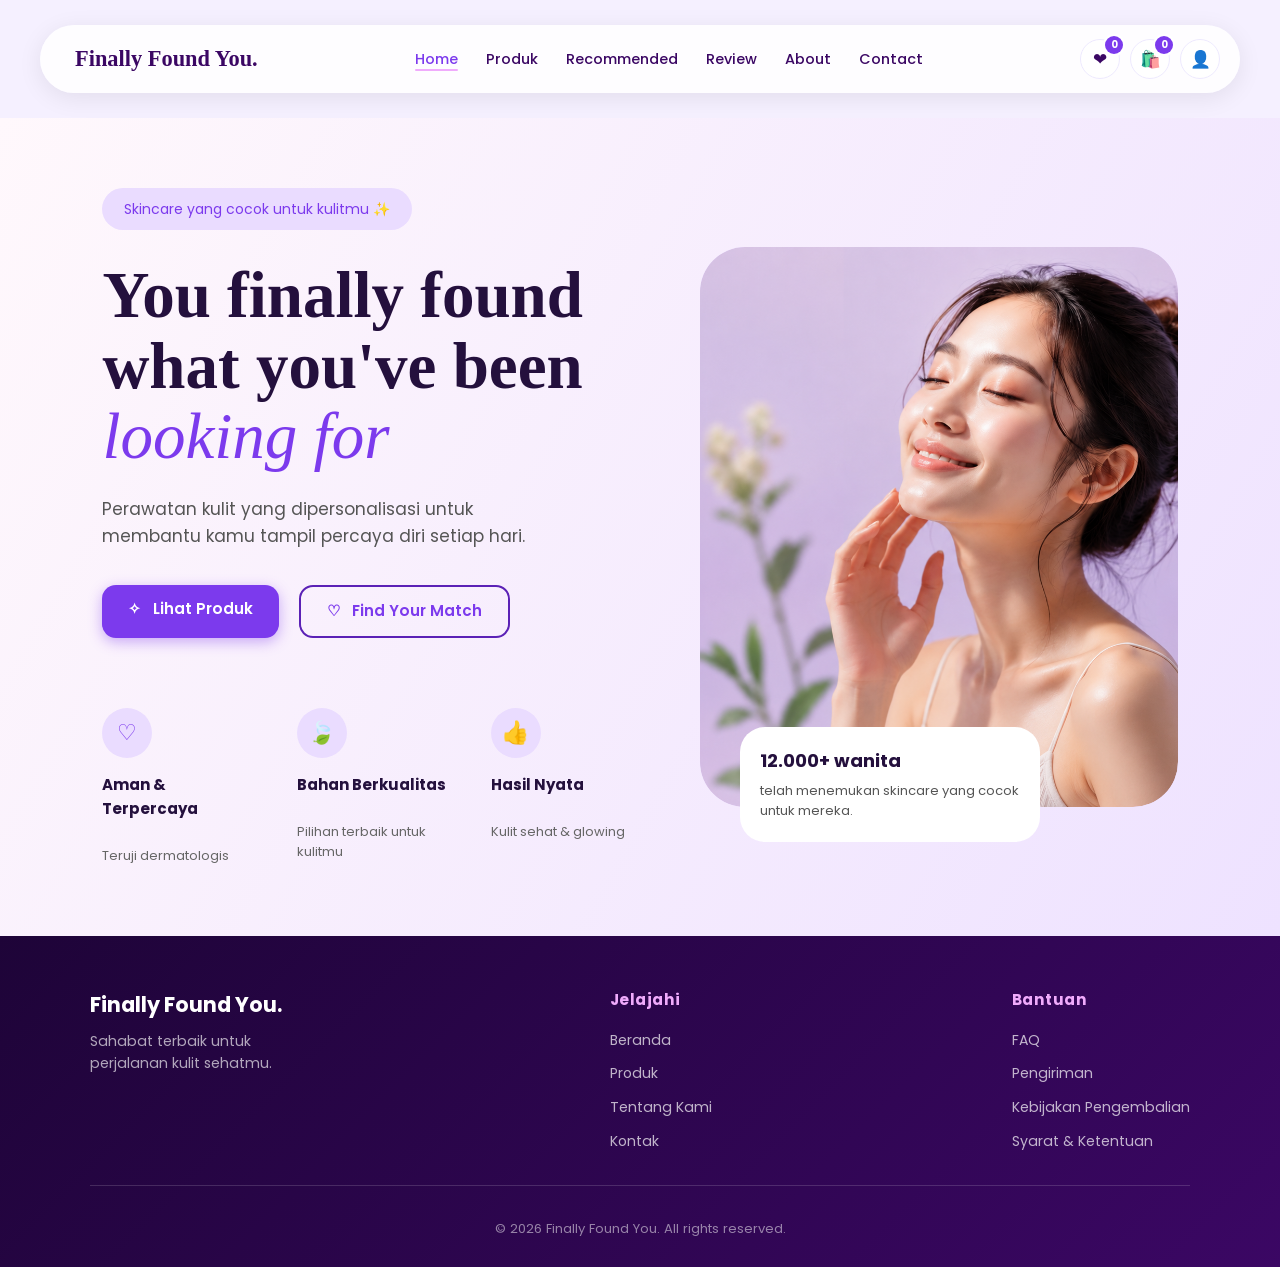
<file: index.html>
<!DOCTYPE html>
<html lang="id">

<head>
  <meta charset="UTF-8">
  <meta name="viewport" content="width=device-width, initial-scale=1.0">
  <title>Finally Found You</title>
  <link href="https://fonts.googleapis.com/css2?family=Poppins:wght@300;400;600;700&display=swap" rel="stylesheet">
  <link rel="stylesheet" href="css/style.css">
  <style>
    /* ─── SCROLL REVEAL ANIMATION ───────────────────────────── */
    .reveal {
      opacity: 0;
      transform: translateY(24px);
      transition: opacity 0.7s ease, transform 0.7s ease;
    }

    .reveal.visible {
      opacity: 1;
      transform: translateY(0);
    }
  </style>
</head>

<body>

  <header class="header">
    <div class="logo">Finally Found You.</div>
    <input type="checkbox" id="menu-toggle">
    <label for="menu-toggle" class="menu-icon">☰</label>
    <nav class="nav">
      <ul class="nav-menu">
        <li><a href="index.html" class="active">Home</a></li>
        <li><a href="catalog.html">Produk</a></li>
        <li><a href="req.html">Recommended</a></li>
        <li><a href="review.html">Review</a></li>
        <li><a href="about.html">About</a></li>
        <li><a href="contact.html">Contact</a></li>
        
      </ul>
    </nav>
    <div class="header-actions">
    <a class="icon-btn" href="wishlist.html" id="wishlistBtn" aria-label="Wishlist saya">❤<span class="icon-badge" id="wishlistBadge">0</span></a>
    <a class="icon-btn" href="keranjang.html" id="cartBtn" aria-label="Keranjang belanja">🛍️<span class="icon-badge" id="cartBadge">0</span></a>
    <button class="icon-btn" id="accountBtn" aria-label="Akun saya">👤</button>
  </div>
</header>

  <section class="hero fade-up">

    <div class="hero-left">
      <div class="badge">
        Skincare yang cocok untuk kulitmu ✨
      </div>


      <h1>
        You finally found<br>
        what you've been<br>
        <span>looking for</span>
      </h1>


      <p>
        Perawatan kulit yang dipersonalisasi untuk
        membantu kamu tampil percaya diri setiap hari.
      </p>


      <div class="hero-buttons">

        <a href="catalog.html" class="btn">
          ✧ &nbsp; Lihat Produk
        </a>


        <a href="req.html" class="btn-outline">
          ♡ &nbsp; Find Your Match
        </a>

      </div>



      <div class="features">
        <div class="feature reveal">
          <div class="icon">
            ♡
          </div>
          <h3>
            Aman & Terpercaya
          </h3>
          <p>
            Teruji dermatologis
          </p>

        </div>
        <div class="feature reveal">
          <div class="icon">
            🍃
          </div>
          <h3>
            Bahan Berkualitas
          </h3>
          <p>
            Pilihan terbaik untuk kulitmu
          </p>
        </div>
        
        <div class="feature reveal">
          <div class="icon">
            👍
          </div>
          <h3>
            Hasil Nyata
          </h3>
          <p>
            Kulit sehat & glowing
          </p>
        </div>
      </div>


    </div>

    <div class="hero-right reveal">
        <div class="image-placeholder">
            <img src="img/woman.png" alt="Woman">
        </div>
        
      <div class="customer-card">
        <div>
          <b>
            12.000+ wanita
          </b>

          <p>
            telah menemukan skincare
            yang cocok untuk mereka.
          </p>
        </div>
      </div>
    </div>
  </section>

  <footer class="footer reveal">
    <div class="footer-top">
      <div class="footer-brand">
        <h2>Finally Found You.</h2>
        <p>Sahabat terbaik untuk perjalanan kulit sehatmu.</p>
      </div>
      <div class="footer-col">
        <h3>Jelajahi</h3>
        <ul>
          <li><a href="index.html">Beranda</a></li>
          <li><a href="catalog.html">Produk</a></li>
          <li><a href="about.html">Tentang Kami</a></li>
          <li><a href="contact.html">Kontak</a></li>
        </ul>
      </div>
      <div class="footer-col">
        <h3>Bantuan</h3>
        <ul>
          <li><a href="#">FAQ</a></li>
          <li><a href="#">Pengiriman</a></li>
          <li><a href="#">Kebijakan Pengembalian</a></li>
          <li><a href="#">Syarat & Ketentuan</a></li>
        </ul>
      </div>
    </div>
    <hr>
    <div class="footer-bottom">© 2026 Finally Found You. All rights reserved.</div>
  </footer>

  <script src="js/cart.js"></script>
<script src="js/ui.js"></script>

  <script>
    // ─── SCROLL REVEAL ANIMATION ─────────────────────────────
    const revealObserver = new IntersectionObserver((entries) => {
      entries.forEach((entry) => {
        if (entry.isIntersecting) {
          entry.target.classList.add('visible');
          revealObserver.unobserve(entry.target); 
        }
      });
    }, {
      threshold: 0.15 
    });

    document.querySelectorAll('.reveal').forEach((el) => {
      revealObserver.observe(el);
    });
  </script>
</body>

</html>
</file>
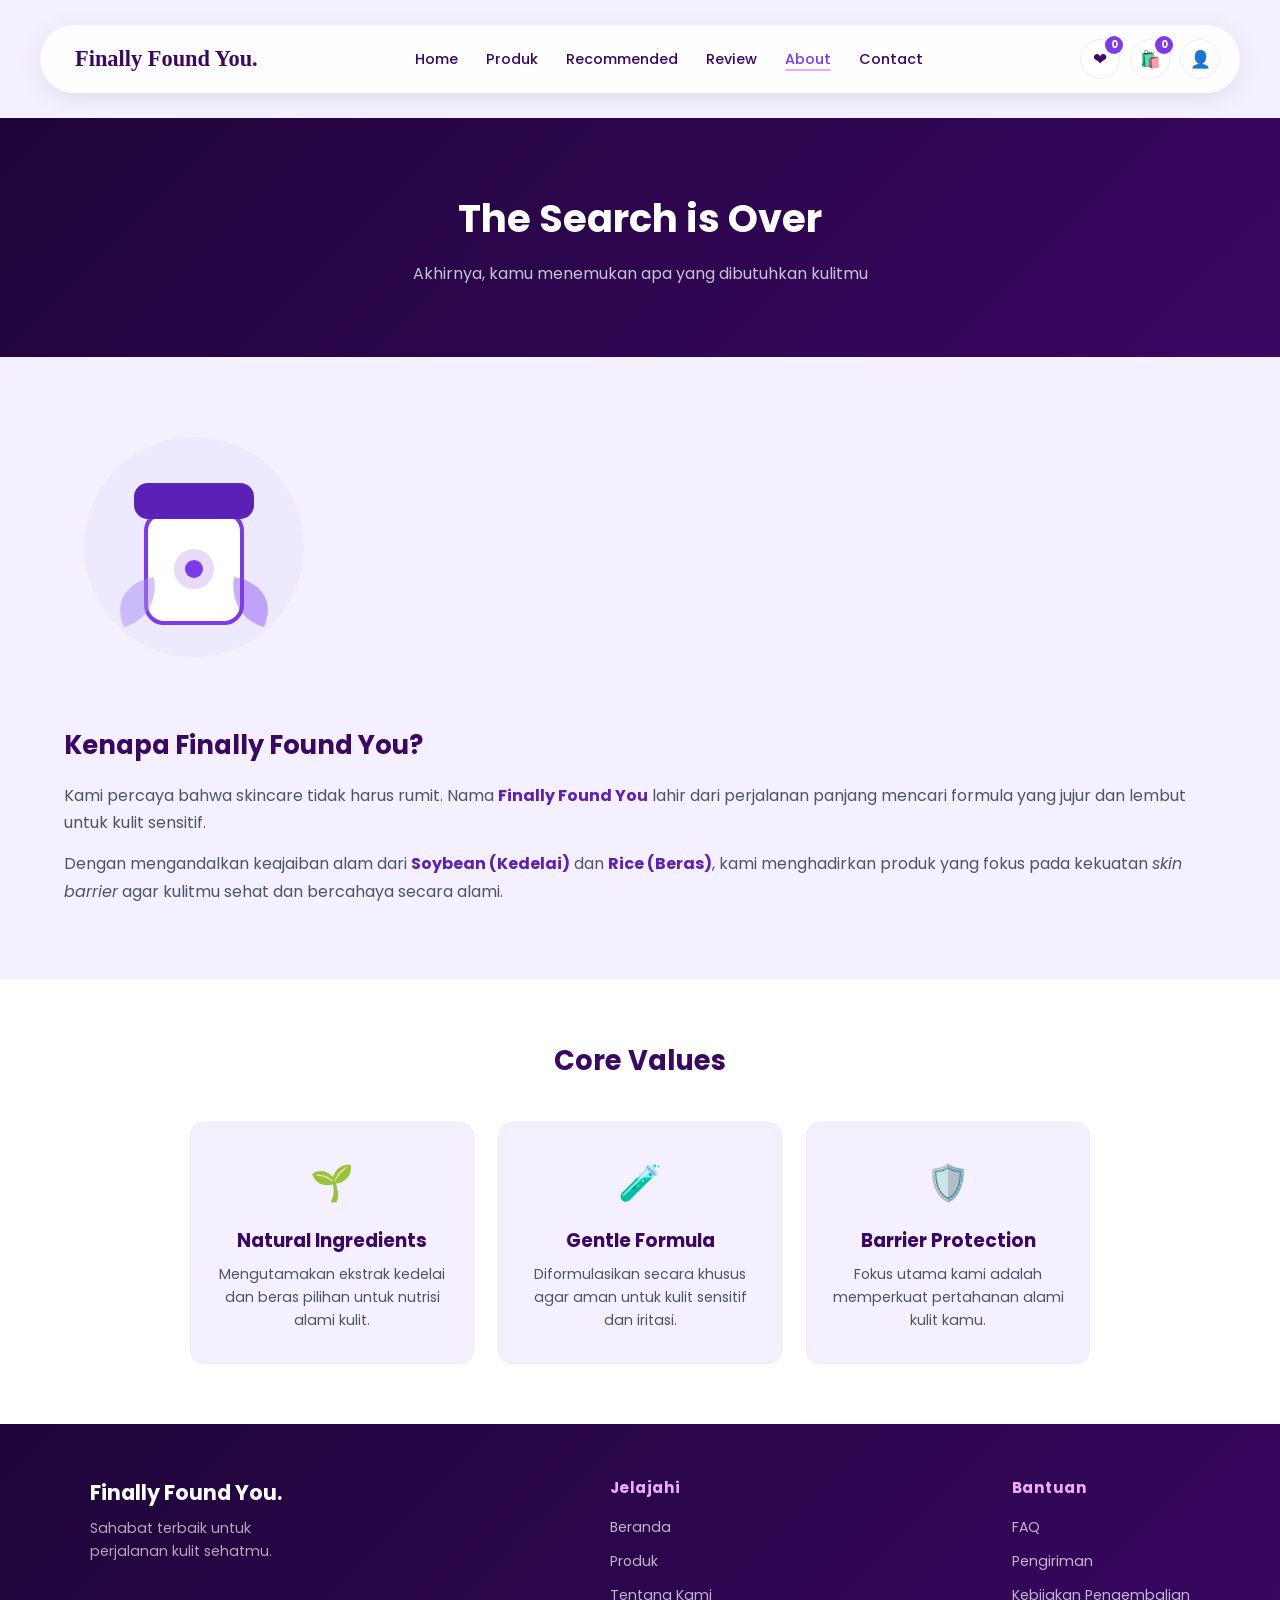
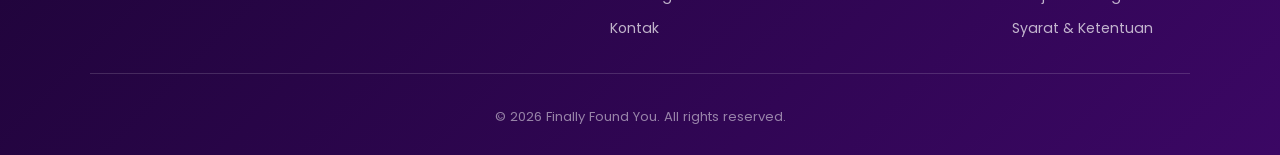
<file: about.html>
<!DOCTYPE html>
<html lang="id">

<head>
  <meta charset="UTF-8">
  <meta name="viewport" content="width=device-width, initial-scale=1.0">
  <title>About — Finally Found You</title>
  <link href="https://fonts.googleapis.com/css2?family=Poppins:wght@300;400;600;700&display=swap" rel="stylesheet">
  <link rel="stylesheet" href="css/style.css">
</head>

<body>
  <header class="header">
    <div class="logo">Finally Found You.</div>
    <input type="checkbox" id="menu-toggle">
    <label for="menu-toggle" class="menu-icon">☰</label>
    <nav class="nav">
      <ul class="nav-menu">
        <li><a href="index.html">Home</a></li>
        <li><a href="catalog.html">Produk</a></li>
        <li><a href="req.html">Recommended</a></li>
        <li><a href="review.html">Review</a></li>
        <li><a href="about.html" class="active">About</a></li>
        <li><a href="contact.html">Contact</a></li>
      </ul>
    </nav>
    <div class="header-actions">
    <a class="icon-btn" href="wishlist.html" id="wishlistBtn" aria-label="Wishlist saya">❤<span class="icon-badge" id="wishlistBadge">0</span></a>
    <a class="icon-btn" href="keranjang.html" id="cartBtn" aria-label="Keranjang belanja">🛍️<span class="icon-badge" id="cartBadge">0</span></a>
    <button class="icon-btn" id="accountBtn" aria-label="Akun saya">👤</button>
  </div>
</header>

  <div class="about-hero">
    <h1>The Search is Over</h1>
    <p class="section-desc">Akhirnya, kamu menemukan apa yang dibutuhkan kulitmu</p>
  </div>
  <div class="container about-flex">
    <div class="about-placeholder">
      <svg viewBox="0 0 260 260" xmlns="http://www.w3.org/2000/svg" aria-hidden="true">
        <circle cx="130" cy="130" r="110" fill="#ede9fe"/>
        <rect x="82" y="96" width="96" height="110" rx="18" fill="#fff" stroke="#7c3aed" stroke-width="4"/>
        <rect x="70" y="66" width="120" height="36" rx="14" fill="#5b21b6"/>
        <circle cx="130" cy="152" r="20" fill="#7c3aed" opacity=".18"/>
        <circle cx="130" cy="152" r="9" fill="#7c3aed"/>
        <path d="M60 210c22-6 34-26 30-50-24 4-42 22-30 50z" fill="#a78bfa" opacity=".5"/>
        <path d="M200 210c-22-6-34-26-30-50 24 4 42 22 30 50z" fill="#7c3aed" opacity=".4"/>
      </svg>
    </div>
    <div class="about-text">
      <h2>Kenapa Finally Found You?</h2>
      <p>Kami percaya bahwa skincare tidak harus rumit. Nama <strong>Finally Found You</strong> lahir dari perjalanan
        panjang mencari formula yang jujur dan lembut untuk kulit sensitif.</p>
      <p>Dengan mengandalkan keajaiban alam dari <strong>Soybean (Kedelai)</strong> dan <strong>Rice (Beras)</strong>,
        kami menghadirkan produk yang fokus pada kekuatan <em>skin barrier</em> agar kulitmu sehat dan bercahaya secara
        alami.</p>
    </div>
  </div>

  <section style="background:#fff;padding:60px 24px">
    <div style="max-width:1100px;margin:auto">
      <h2 style="text-align:center;margin-bottom:40px;font-size:1.7rem;color:#3b0764;font-weight:700">Core Values</h2>
      <div class="values-grid">
        <div class="value-card">
          <div class="value-icon">🌱</div>
          <h3>Natural Ingredients</h3>
          <p>Mengutamakan ekstrak kedelai dan beras pilihan untuk nutrisi alami kulit.</p>
        </div>

        <div class="value-card">
          <div class="value-icon">🧪</div>
          <h3>Gentle Formula</h3>
          <p>Diformulasikan secara khusus agar aman untuk kulit sensitif dan iritasi.</p>
        </div>

        <div class="value-card">
          <div class="value-icon">🛡️</div>
          <h3>Barrier Protection</h3>
          <p>Fokus utama kami adalah memperkuat pertahanan alami kulit kamu.</p>
        </div>
      </div>
    </div>
  </section>
  
  <footer class="footer">
    <div class="footer-top">
      <div class="footer-brand">
        <h2>Finally Found You.</h2>
        <p>Sahabat terbaik untuk perjalanan kulit sehatmu.</p>
      </div>

      <div class="footer-col">
        <h3>Jelajahi</h3>
        <ul>
          <li><a href="index.html">Beranda</a></li>
          <li><a href="catalog.html">Produk</a></li>
          <li><a href="about.html">Tentang Kami</a></li>
          <li><a href="contact.html">Kontak</a></li>
        </ul>
      </div>

      <div class="footer-col">
        <h3>Bantuan</h3>
        <ul>
          <li><a href="#">FAQ</a></li>
          <li><a href="#">Pengiriman</a></li>
          <li><a href="#">Kebijakan Pengembalian</a></li>
          <li><a href="#">Syarat & Ketentuan</a></li>
        </ul>
      </div>
    </div>
    
    <hr>
    <div class="footer-bottom">© 2026 Finally Found You. All rights reserved.</div>
  </footer>
<script src="js/cart.js"></script>
<script src="js/ui.js"></script>
</body>

</html>
</file>
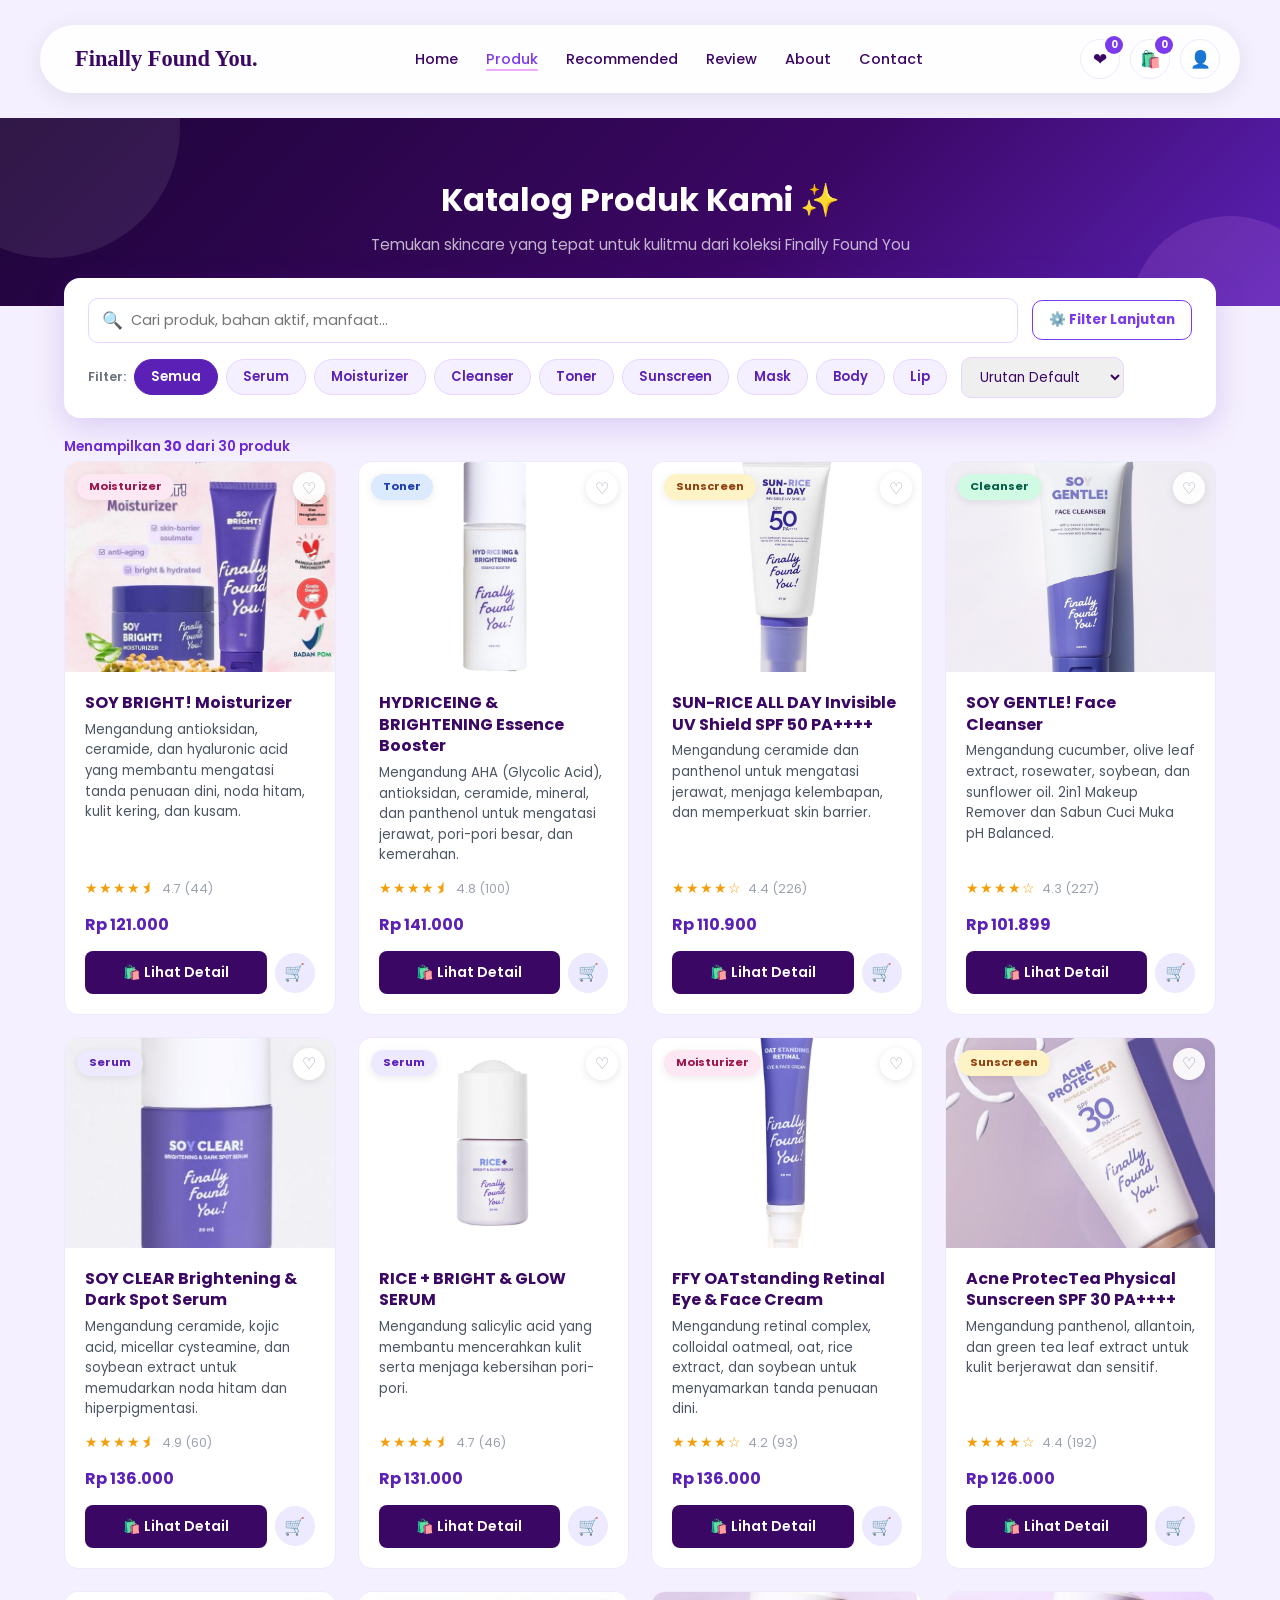
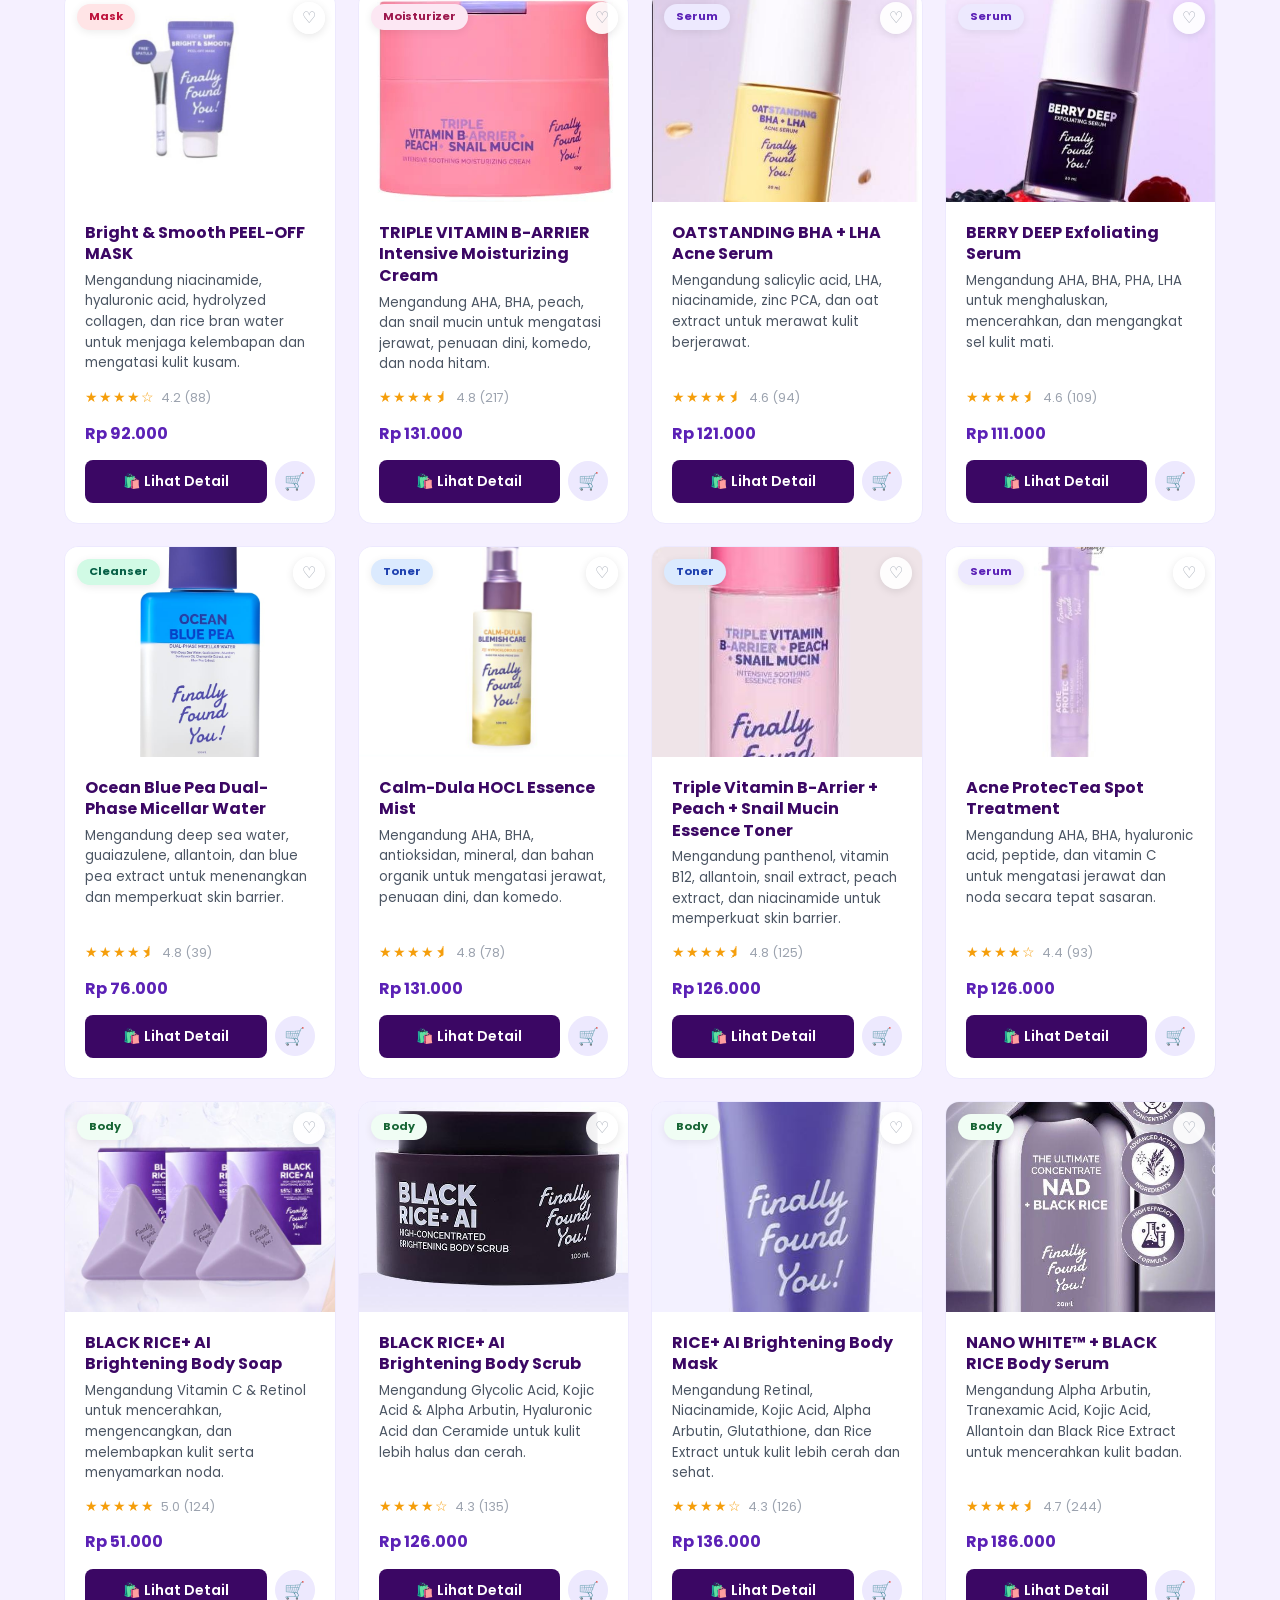
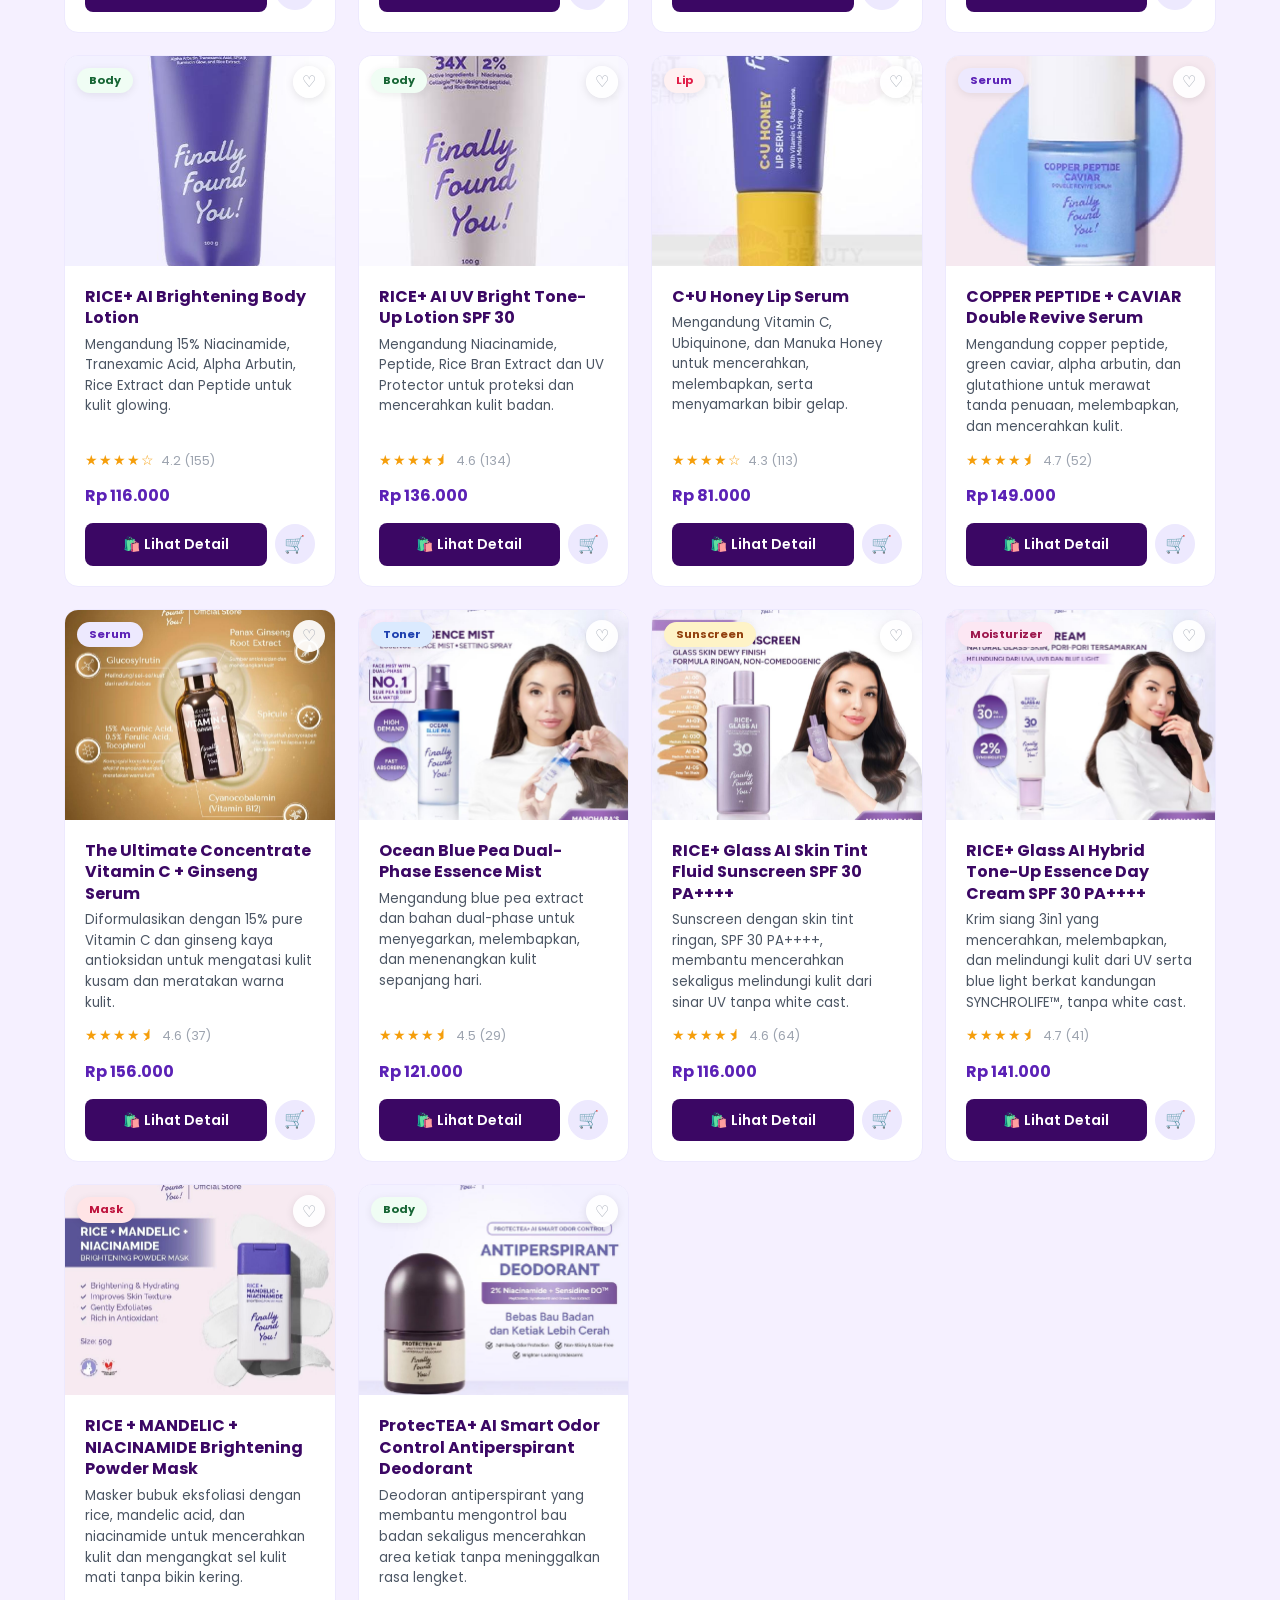
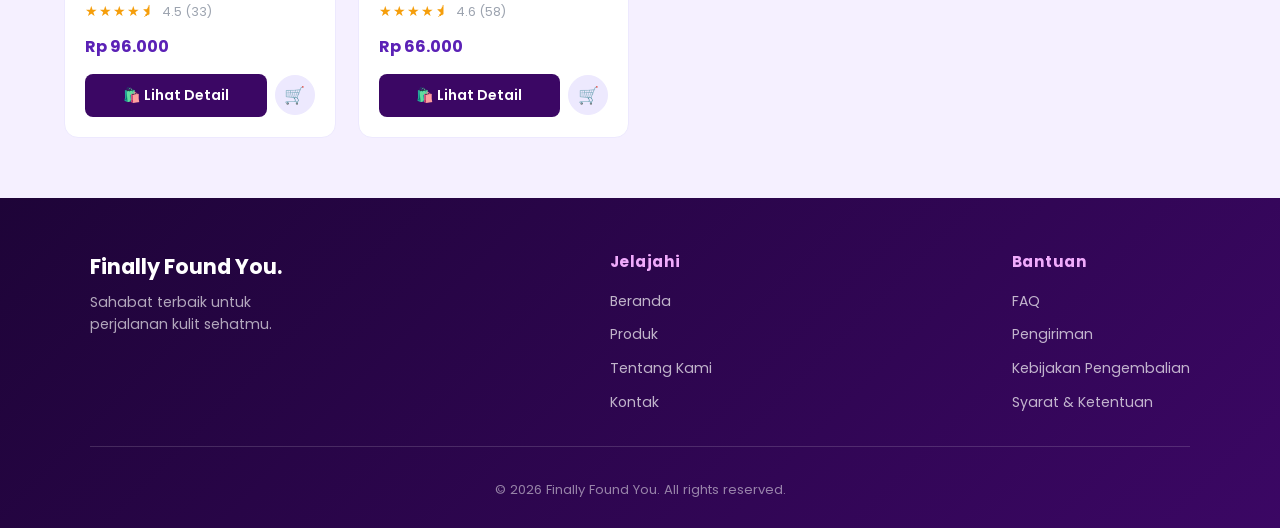
<file: catalog.html>
<!DOCTYPE html>
<html lang="id">
<head>
  <meta charset="UTF-8">
  <meta name="viewport" content="width=device-width, initial-scale=1.0">
  <title>Katalog Produk — Finally Found You</title>
  <link href="https://fonts.googleapis.com/css2?family=Poppins:wght@300;400;600;700&display=swap" rel="stylesheet">
  <link rel="stylesheet" href="css/style.css">
  <style>
    /* ── Catalog-specific styles ── */
    .catalog-hero {
      background: linear-gradient(135deg, #1e0438 0%, #3b0764 60%, #5b21b6 100%);
      padding: 56px 32px 48px;
      text-align: center;
      color: #fff;
      position: relative;
      overflow: hidden;
    }
    .catalog-hero h1 { font-size: 2rem; font-weight: 700; margin-bottom: 8px; position: relative; z-index: 1; }
    .catalog-hero p  { color: rgba(255,255,255,.7); font-size: .95rem; position: relative; z-index: 1; }
    .catalog-hero::before,
    .catalog-hero::after {
      content: '';
      position: absolute;
      border-radius: 50%;
      background: rgba(255,255,255,.08);
    }
    .catalog-hero::before { width: 260px; height: 260px; top: -120px; left: -80px; }
    .catalog-hero::after  { width: 200px; height: 200px; bottom: -110px; right: -50px; background: rgba(240,171,252,.12); }

    /* search + filter bar */
    .toolbar {
      max-width: 1200px;
      margin: -28px auto 0;
      padding: 0 24px;
      position: relative;
      z-index: 10;
    }
    .toolbar-inner {
      background: #fff;
      border-radius: 16px;
      box-shadow: 0 8px 32px rgba(91,33,182,.18);
      padding: 20px 24px;
      display: flex;
      flex-wrap: wrap;
      gap: 14px;
      align-items: center;
    }
    .search-wrap {
      flex: 1 1 260px;
      position: relative;
    }
    .search-wrap input {
      width: 100%;
      padding: 11px 16px 11px 42px;
      border: 1.5px solid #e9d5ff;
      border-radius: 10px;
      font-family: 'Poppins', sans-serif;
      font-size: .9rem;
      color: #3b0764;
      outline: none;
      transition: border-color .2s;
    }
    .search-wrap input:focus { border-color: #7c3aed; }
    .search-wrap .icon {
      position: absolute;
      left: 14px; top: 50%;
      transform: translateY(-50%);
      color: #a78bfa; font-size: 1.05rem;
    }
    .filter-row {
      display: flex;
      flex-wrap: wrap;
      gap: 8px;
      align-items: center;
    }
    .filter-btn {
      padding: 7px 16px;
      border-radius: 20px;
      border: 1.5px solid #e9d5ff;
      background: #f5f0ff;
      color: #5b21b6;
      font-family: 'Poppins', sans-serif;
      font-size: .82rem;
      font-weight: 600;
      cursor: pointer;
      transition: all .2s;
    }
    .filter-btn:hover, .filter-btn.active {
      background: #5b21b6;
      border-color: #5b21b6;
      color: #fff;
    }
    .sort-select {
      padding: 9px 14px;
      border: 1.5px solid #e9d5ff;
      border-radius: 10px;
      font-family: 'Poppins', sans-serif;
      font-size: .85rem;
      color: #3b0764;
      outline: none;
      cursor: pointer;
    }
    .btn-adv {
      display: flex;
      align-items: center;
      gap: 6px;
      padding: 9px 16px;
      border-radius: 10px;
      border: 1.5px solid #7c3aed;
      background: #fff;
      color: #7c3aed;
      font-family: 'Poppins', sans-serif;
      font-size: .85rem;
      font-weight: 700;
      cursor: pointer;
      transition: all .2s;
      white-space: nowrap;
    }
    .btn-adv:hover, .btn-adv.open { background: #7c3aed; color: #fff; }

    /* advanced filter panel */
    .adv-panel {
      max-width: 1200px;
      margin: 10px auto 0;
      padding: 0 24px;
    }
    .adv-panel-inner {
      display: none;
      background: #fff;
      border-radius: 14px;
      box-shadow: 0 6px 24px rgba(91,33,182,.12);
      padding: 18px 24px;
      gap: 24px;
      flex-wrap: wrap;
      align-items: flex-end;
    }
    .adv-panel-inner.open { display: flex; }
    .adv-field { display: flex; flex-direction: column; gap: 6px; }
    .adv-field label { font-size: .78rem; font-weight: 700; color: #5b21b6; }
    .adv-range { display: flex; align-items: center; gap: 8px; }
    .adv-range input[type="number"] {
      width: 110px;
      padding: 8px 10px;
      border: 1.5px solid #e9d5ff;
      border-radius: 8px;
      font-family: 'Poppins', sans-serif;
      font-size: .82rem;
      color: #3b0764;
      outline: none;
    }
    .adv-range input:focus { border-color: #7c3aed; }
    .adv-check {
      display: flex;
      align-items: center;
      gap: 8px;
      font-size: .84rem;
      color: #4b5563;
      cursor: pointer;
    }
    .btn-reset-adv {
      background: none;
      border: none;
      color: #9ca3af;
      font-size: .82rem;
      font-weight: 600;
      cursor: pointer;
      text-decoration: underline;
    }
    .btn-reset-adv:hover { color: #dc2626; }

    .result-bar {
      max-width: 1200px;
      margin: 18px auto 4px;
      padding: 0 24px;
      display: flex;
      align-items: center;
      justify-content: space-between;
      gap: 12px;
    }
    .result-info {
      font-size: .85rem;
      color: #6d28d9;
      font-weight: 600;
    }
    .no-result {
      text-align: center;
      padding: 60px 20px;
      color: #9ca3af;
    }
    .no-result span { font-size: 2.5rem; display: block; margin-bottom: 12px; }
    .no-result p { font-size: .95rem; }

    /* product grid tweaks */
    #product-grid {
      max-width: 1200px;
      margin: 0 auto;
      padding: 0 24px 60px;
      display: grid;
      grid-template-columns: repeat(auto-fill, minmax(270px, 1fr));
      gap: 22px;
    }
  </style>
</head>
<body>

<!-- HEADER -->
<header class="header">
  <div class="logo">Finally Found You.</div>
  <input type="checkbox" id="menu-toggle">
  <label for="menu-toggle" class="menu-icon">☰</label>
  <nav class="nav">
    <ul class="nav-menu">
        <li><a href="index.html">Home</a></li>
        <li><a href="catalog.html" class="active">Produk</a></li>
        <li><a href="req.html">Recommended</a></li>
        <li><a href="review.html">Review</a></li>
        <li><a href="about.html">About</a></li>
        <li><a href="contact.html">Contact</a></li>
      </ul>
  </nav>
  <div class="header-actions">
    <a class="icon-btn" href="wishlist.html" id="wishlistBtn" aria-label="Wishlist saya">❤<span class="icon-badge" id="wishlistBadge">0</span></a>
    <a class="icon-btn" href="keranjang.html" id="cartBtn" aria-label="Keranjang belanja">🛍️<span class="icon-badge" id="cartBadge">0</span></a>
    <button class="icon-btn" id="accountBtn" aria-label="Akun saya">👤</button>
  </div>
</header>

<!-- HERO -->
<div class="catalog-hero">
  <h1>Katalog Produk Kami ✨</h1>
  <p>Temukan skincare yang tepat untuk kulitmu dari koleksi Finally Found You</p>
</div>

<!-- TOOLBAR -->
<div class="toolbar">
  <div class="toolbar-inner">
    <div class="search-wrap">
      <span class="icon">🔍</span>
      <input type="text" id="searchInput" placeholder="Cari produk, bahan aktif, manfaat…" autocomplete="off">
    </div>
    <button class="btn-adv" id="advToggle" aria-expanded="false">⚙️ Filter Lanjutan</button>
    <div class="filter-row">
      <span style="font-size:.8rem;color:#6b7280;font-weight:600">Filter:</span>
      <button class="filter-btn active" data-cat="all">Semua</button>
      <button class="filter-btn" data-cat="serum">Serum</button>
      <button class="filter-btn" data-cat="moisturizer">Moisturizer</button>
      <button class="filter-btn" data-cat="cleanser">Cleanser</button>
      <button class="filter-btn" data-cat="toner">Toner</button>
      <button class="filter-btn" data-cat="sunscreen">Sunscreen</button>
      <button class="filter-btn" data-cat="mask">Mask</button>
      <button class="filter-btn" data-cat="body">Body</button>
      <button class="filter-btn" data-cat="lip">Lip</button>
    </div>
    <select class="sort-select" id="sortSelect">
      <option value="default">Urutan Default</option>
      <option value="price-asc">Harga: Terendah</option>
      <option value="price-desc">Harga: Tertinggi</option>
      <option value="name-asc">Nama A–Z</option>
      <option value="rating-desc">Rating Tertinggi</option>
    </select>
  </div>
</div>

<!-- ADVANCED FILTER PANEL -->
<div class="adv-panel">
  <div class="adv-panel-inner" id="advPanel">
    <div class="adv-field">
      <label>Rentang Harga (Rp)</label>
      <div class="adv-range">
        <input type="number" id="priceMin" placeholder="Min" min="0" step="1000">
        <span>–</span>
        <input type="number" id="priceMax" placeholder="Max" min="0" step="1000">
      </div>
    </div>
    <div class="adv-field">
      <label>Rating</label>
      <label class="adv-check">
        <input type="checkbox" id="ratingFilter">
        Hanya rating 4.5 ke atas
      </label>
    </div>
    <button class="btn-reset-adv" id="advReset">Reset filter lanjutan</button>
  </div>
</div>

<div class="result-bar">
  <p class="result-info" id="resultInfo"></p>
</div>

<!-- PRODUCT GRID -->
<div id="product-grid" class="product-grid"></div>

<!-- FOOTER -->
<footer class="footer">
  <div class="footer-top">
    <div class="footer-brand">
      <h2>Finally Found You.</h2>
      <p>Sahabat terbaik untuk perjalanan kulit sehatmu.</p>
    </div>
    <div class="footer-col">
      <h3>Jelajahi</h3>
      <ul>
        <li><a href="index.html">Beranda</a></li>
        <li><a href="catalog.html">Produk</a></li>
        <li><a href="about.html">Tentang Kami</a></li>
        <li><a href="contact.html">Kontak</a></li>
      </ul>
    </div>
    <div class="footer-col">
      <h3>Bantuan</h3>
      <ul>
        <li><a href="#">FAQ</a></li>
        <li><a href="#">Pengiriman</a></li>
        <li><a href="#">Kebijakan Pengembalian</a></li>
        <li><a href="#">Syarat & Ketentuan</a></li>
      </ul>
    </div>
  </div>
  <hr>
  <div class="footer-bottom">© 2026 Finally Found You. All rights reserved.</div>
</footer>

<script src="js/data.js"></script>
<script src="js/cart.js"></script>
<script src="js/ui.js"></script>
<script>
  const grid        = document.getElementById('product-grid');
  const searchInput = document.getElementById('searchInput');
  const sortSelect  = document.getElementById('sortSelect');
  const resultInfo  = document.getElementById('resultInfo');
  const filterBtns  = document.querySelectorAll('.filter-btn');
  const advToggle   = document.getElementById('advToggle');
  const advPanel    = document.getElementById('advPanel');
  const advReset    = document.getElementById('advReset');
  const priceMin    = document.getElementById('priceMin');
  const priceMax    = document.getElementById('priceMax');
  const ratingFilter= document.getElementById('ratingFilter');

  let activeCategory = 'all';
  let searchQuery    = '';
  let sortOrder      = 'default';

  function renderProducts() {
    let list = [...PRODUCTS];

    // filter by category
    if (activeCategory !== 'all') {
      list = list.filter(p => p.category === activeCategory);
    }

    // filter by search
    if (searchQuery.trim()) {
      const q = searchQuery.toLowerCase();
      list = list.filter(p =>
        p.name.toLowerCase().includes(q) ||
        p.desc.toLowerCase().includes(q) ||
        p.category.toLowerCase().includes(q)
      );
    }

    // advanced: price range
    const min = parseFloat(priceMin.value);
    const max = parseFloat(priceMax.value);
    if (!isNaN(min)) list = list.filter(p => p.price >= min);
    if (!isNaN(max)) list = list.filter(p => p.price <= max);

    // advanced: rating
    if (ratingFilter.checked) list = list.filter(p => p.rating >= 4.5);

    // sort
    if (sortOrder === 'price-asc')   list.sort((a,b) => a.price - b.price);
    if (sortOrder === 'price-desc')  list.sort((a,b) => b.price - a.price);
    if (sortOrder === 'name-asc')    list.sort((a,b) => a.name.localeCompare(b.name));
    if (sortOrder === 'rating-desc') list.sort((a,b) => b.rating - a.rating);

    // result info
    resultInfo.innerHTML = `Menampilkan <strong>${list.length}</strong> dari ${PRODUCTS.length} produk`;

    // render
    if (list.length === 0) {
      grid.innerHTML = `
        <div class="no-result" style="grid-column:1/-1">
          <span>🔍</span>
          <p>Produk "<strong>${searchQuery || activeCategory}</strong>" tidak ditemukan.</p>
          <p style="margin-top:6px;font-size:.85rem">Coba kata kunci lain atau ubah filter.</p>
        </div>`;
      return;
    }

    grid.innerHTML = list.map(p => productCardHTML(p)).join('');
  }

  // Event listeners
  searchInput.addEventListener('input', () => {
    searchQuery = searchInput.value;
    renderProducts();
  });

  sortSelect.addEventListener('change', () => {
    sortOrder = sortSelect.value;
    renderProducts();
  });

  filterBtns.forEach(btn => {
    btn.addEventListener('click', () => {
      filterBtns.forEach(b => b.classList.remove('active'));
      btn.classList.add('active');
      activeCategory = btn.dataset.cat;
      renderProducts();
    });
  });
  

  // Advanced filter panel
  advToggle.addEventListener('click', () => {
    const isOpen = advPanel.classList.toggle('open');
    advToggle.classList.toggle('open', isOpen);
    advToggle.setAttribute('aria-expanded', isOpen);
  });

  [priceMin, priceMax].forEach(el => el.addEventListener('input', renderProducts));
  ratingFilter.addEventListener('change', renderProducts);

  advReset.addEventListener('click', () => {
    priceMin.value = '';
    priceMax.value = '';
    ratingFilter.checked = false;
    renderProducts();
  });

  // Initial render
  renderProducts();
</script>
</body>
</html>
</file>
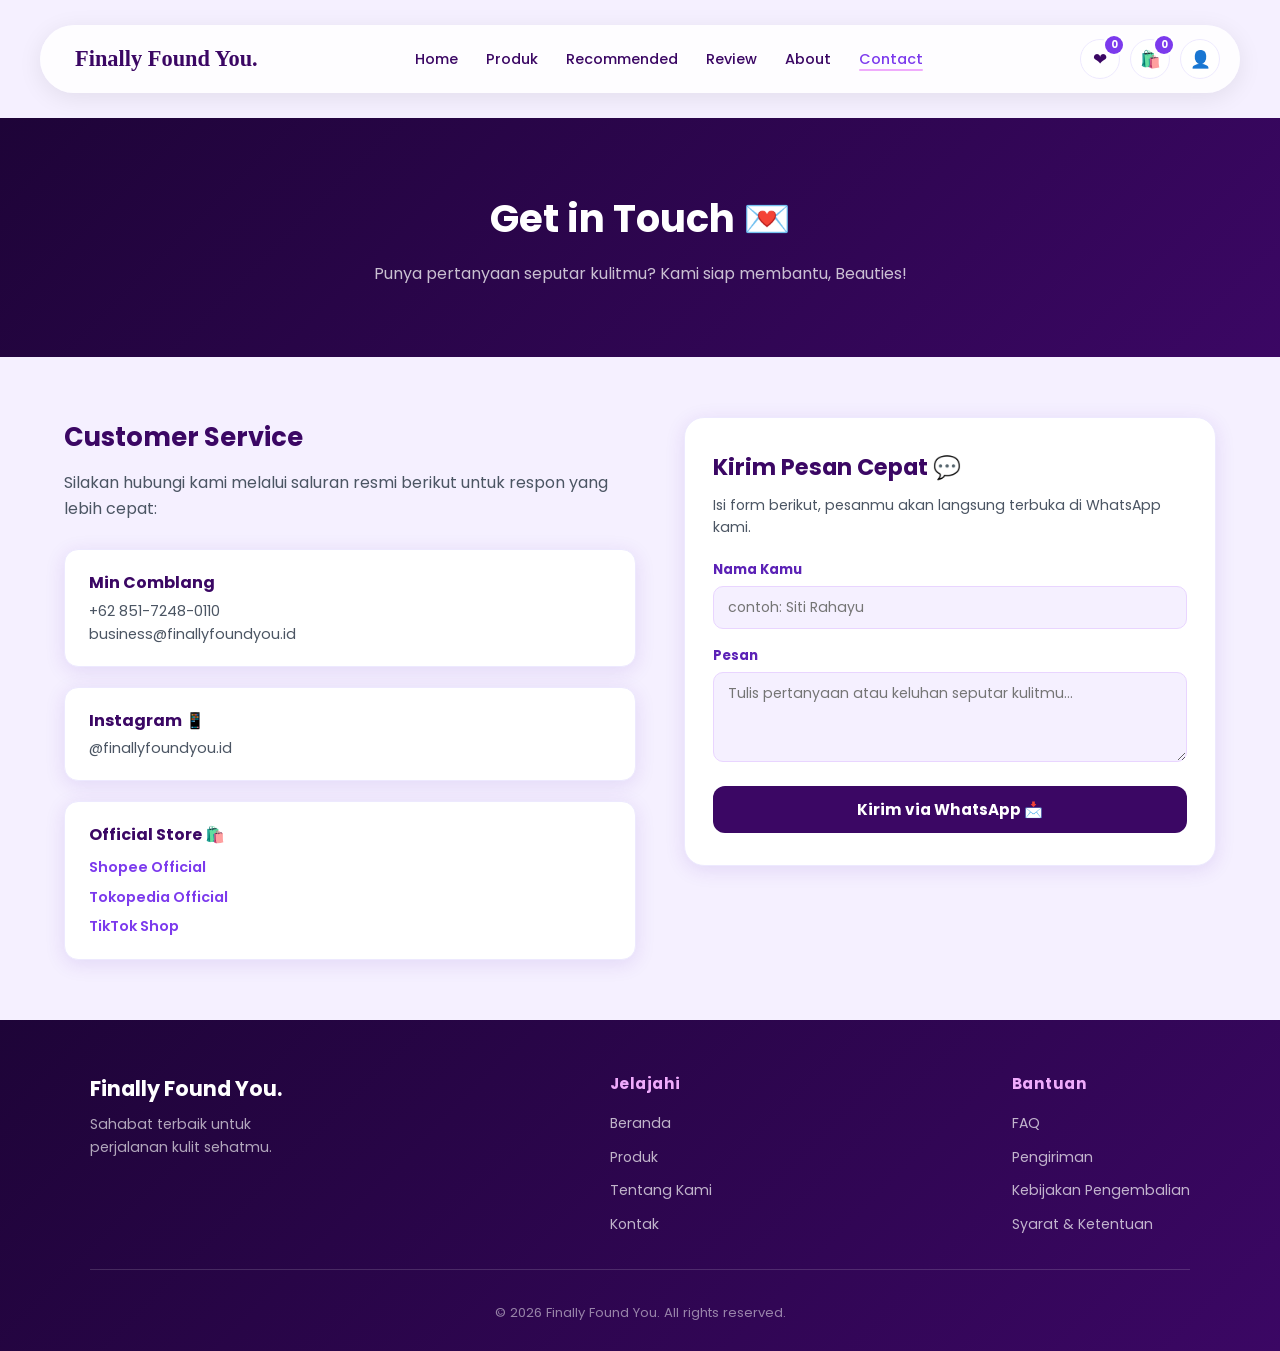
<file: contact.html>
<!DOCTYPE html>
<html lang="id">
<head>
  <meta charset="UTF-8">
  <meta name="viewport" content="width=device-width, initial-scale=1.0">
  <title>Contact — Finally Found You</title>
  <link href="https://fonts.googleapis.com/css2?family=Poppins:wght@300;400;600;700&display=swap" rel="stylesheet">
  <link rel="stylesheet" href="css/style.css">
</head>
<body>
<header class="header">
  <div class="logo">Finally Found You.</div>
  <input type="checkbox" id="menu-toggle">
  <label for="menu-toggle" class="menu-icon">☰</label>
  <nav class="nav">
    <ul class="nav-menu">
        <li><a href="index.html">Home</a></li>
        <li><a href="catalog.html">Produk</a></li>
        <li><a href="req.html">Recommended</a></li>
        <li><a href="review.html">Review</a></li>
        <li><a href="about.html">About</a></li>
        <li><a href="contact.html" class="active">Contact</a></li>
      </ul>
  </nav>
  <div class="header-actions">
    <a class="icon-btn" href="wishlist.html" id="wishlistBtn" aria-label="Wishlist saya">❤<span class="icon-badge" id="wishlistBadge">0</span></a>
    <a class="icon-btn" href="keranjang.html" id="cartBtn" aria-label="Keranjang belanja">🛍️<span class="icon-badge" id="cartBadge">0</span></a>
    <button class="icon-btn" id="accountBtn" aria-label="Akun saya">👤</button>
  </div>
</header>
<div class="about-hero">
  <h1>Get in Touch 💌</h1>
  <p class="section-desc">Punya pertanyaan seputar kulitmu? Kami siap membantu, Beauties!</p>
</div>
<div class="container contact-flex">
  <div class="contact-info">
    <h2>Customer Service</h2>
    <p>Silakan hubungi kami melalui saluran resmi berikut untuk respon yang lebih cepat:</p>
    <div class="info-list">
      <div class="info-item"><div><strong>Min Comblang</strong><p>+62 851-7248-0110<br>business@finallyfoundyou.id</p></div></div>
      <div class="info-item"><div><strong>Instagram 📱</strong><p>@finallyfoundyou.id</p></div></div>
      <div class="info-item">
        <div>
          <strong>Official Store 🛍️</strong>
          <ul class="store-list">
            <li><a href="https://shopee.co.id/finallyfoundyou" target="_blank">Shopee Official</a></li>
            <li><a href="https://www.tokopedia.com/finallyfoundyou" target="_blank">Tokopedia Official</a></li>
            <li><a href="https://www.tiktok.com/@finallyfoundyou" target="_blank">TikTok Shop</a></li>
          </ul>
        </div>
      </div>
    </div>
  </div>

  <div class="contact-form-card">
    <h2>Kirim Pesan Cepat 💬</h2>
    <p>Isi form berikut, pesanmu akan langsung terbuka di WhatsApp kami.</p>
    <div class="form-group">
      <label for="qf-name">Nama Kamu</label>
      <input type="text" id="qf-name" placeholder="contoh: Siti Rahayu" maxlength="60">
    </div>
    <div class="form-group">
      <label for="qf-msg">Pesan</label>
      <textarea id="qf-msg" placeholder="Tulis pertanyaan atau keluhan seputar kulitmu…" maxlength="400"></textarea>
    </div>
    <button class="btn-submit" id="qfSend">Kirim via WhatsApp 📩</button>
  </div>
</div>
<footer class="footer">
  <div class="footer-top">
    <div class="footer-brand"><h2>Finally Found You.</h2><p>Sahabat terbaik untuk perjalanan kulit sehatmu.</p></div>
    <div class="footer-col"><h3>Jelajahi</h3><ul><li><a href="index.html">Beranda</a></li><li><a href="catalog.html">Produk</a></li><li><a href="about.html">Tentang Kami</a></li><li><a href="contact.html">Kontak</a></li></ul></div>
    <div class="footer-col"><h3>Bantuan</h3><ul><li><a href="#">FAQ</a></li><li><a href="#">Pengiriman</a></li><li><a href="#">Kebijakan Pengembalian</a></li><li><a href="#">Syarat & Ketentuan</a></li></ul></div>
  </div>
  <hr>
  <div class="footer-bottom">© 2026 Finally Found You. All rights reserved.</div>
</footer>
<script src="js/cart.js"></script>
<script src="js/ui.js"></script>
<script>
  document.getElementById('qfSend').addEventListener('click', () => {
    const name = document.getElementById('qf-name').value.trim();
    const msg  = document.getElementById('qf-msg').value.trim();

    if (!name || !msg) {
      ffyToast('Mohon isi nama dan pesan terlebih dahulu.');
      return;
    }

    const text = encodeURIComponent(`Halo Finally Found You, saya ${name}.\n\n${msg}`);
    window.open(`https://wa.me/6285172480110?text=${text}`, '_blank');
  });
</script>
</body>
</html>
</file>
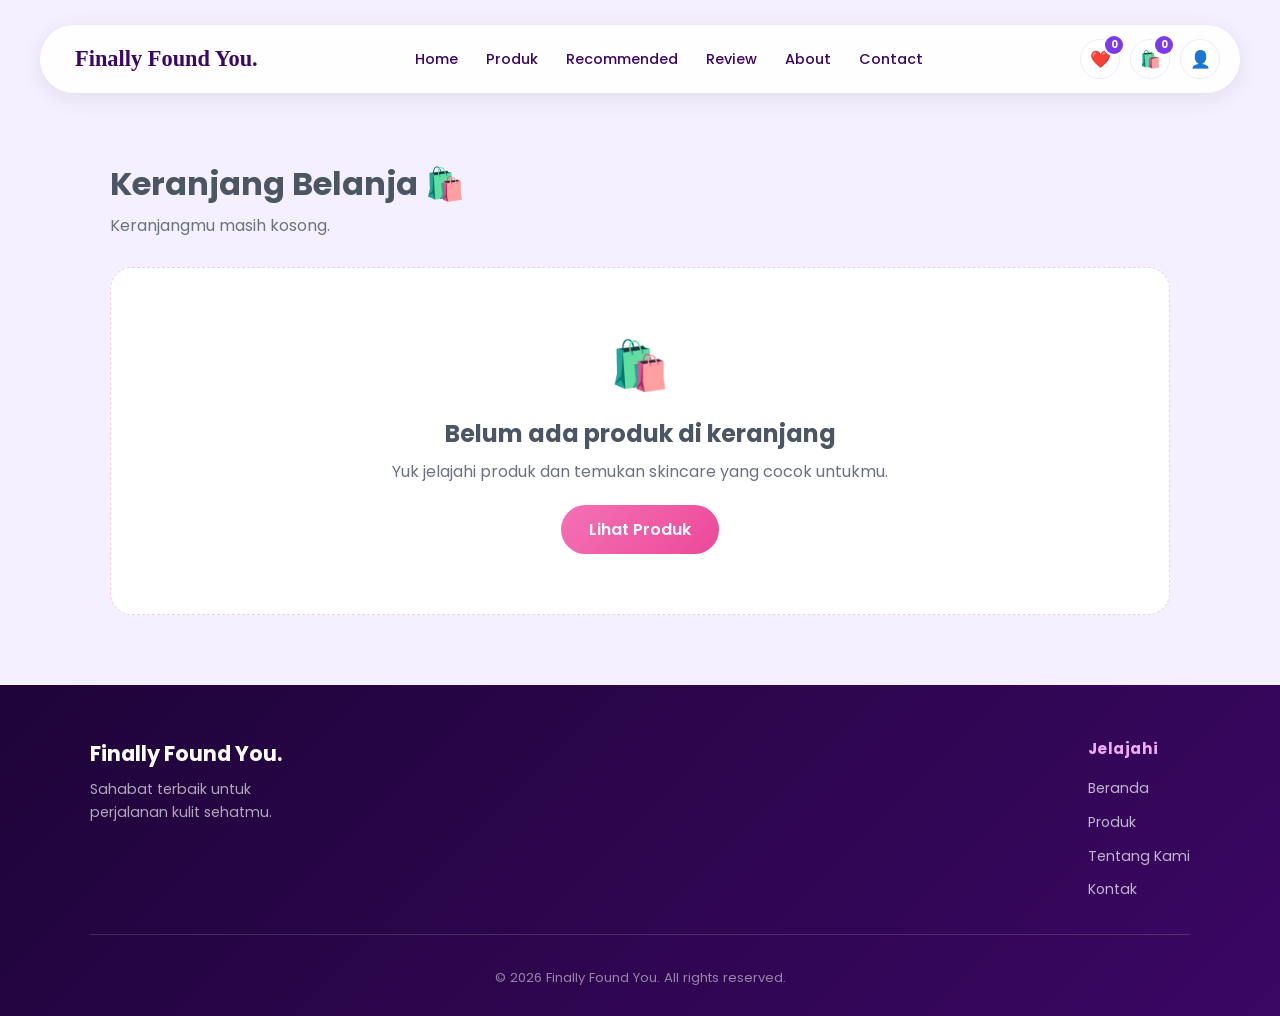
<file: keranjang.html>
<!DOCTYPE html>
<html lang="id">

<head>
  <meta charset="UTF-8">
  <meta name="viewport" content="width=device-width, initial-scale=1.0">
  <title>Keranjang - Finally Found You</title>
  <link href="https://fonts.googleapis.com/css2?family=Poppins:wght@300;400;600;700&display=swap" rel="stylesheet">
  <link rel="stylesheet" href="css/style.css">
  <style>
    /* ===== Halaman Keranjang ===== */
    .cart-page {
      --accent-from: #f472b6;
      --accent-to: #ec4899;
      --accent-text: #be185d;
      --line: #f3e8ee;
      max-width: 1100px;
      margin: 0 auto;
      padding: 40px 20px 70px;
      font-family: 'Poppins', sans-serif;
    }

    .cart-page h1 {
      font-size: 2rem;
      margin-bottom: 4px;
    }

    .cart-sub {
      color: #6b7280;
      margin-bottom: 28px;
    }

    .cart-layout {
      display: grid;
      grid-template-columns: 1fr 340px;
      gap: 28px;
      align-items: start;
    }

    /* ---------- Daftar item ---------- */
    .cart-list {
      display: flex;
      flex-direction: column;
      gap: 14px;
    }

    .cart-item {
      display: grid;
      grid-template-columns: 90px 1fr auto;
      gap: 16px;
      align-items: center;
      padding: 14px;
      background: #fff;
      border: 1px solid var(--line);
      border-radius: 18px;
      box-shadow: 0 4px 14px rgba(0, 0, 0, 0.04);
    }

    .cart-item img {
      width: 90px;
      height: 90px;
      object-fit: cover;
      border-radius: 14px;
      background: #fdf2f8;
    }

    .ci-name {
      font-weight: 600;
      margin-bottom: 4px;
    }

    .ci-price {
      color: var(--accent-text);
      font-weight: 600;
      font-size: 0.95rem;
    }

    .ci-link {
      display: inline-block;
      margin-top: 6px;
      font-size: 0.8rem;
      color: #8b5cf6;
      text-decoration: none;
      font-weight: 600;
    }

    .ci-link:hover { text-decoration: underline; }

    .ci-side {
      display: flex;
      flex-direction: column;
      align-items: flex-end;
      gap: 10px;
    }

    .qty {
      display: inline-flex;
      align-items: center;
      border: 1px solid var(--line);
      border-radius: 999px;
      overflow: hidden;
    }

    .qty button {
      width: 32px;
      height: 32px;
      border: none;
      background: #fdf2f8;
      color: var(--accent-text);
      font-size: 1.1rem;
      font-weight: 700;
      cursor: pointer;
    }

    .qty button:hover { background: #fce7f3; }

    .qty span {
      min-width: 34px;
      text-align: center;
      font-weight: 600;
      font-size: 0.95rem;
    }

    .ci-remove {
      border: none;
      background: none;
      color: #dc2626;
      font-family: inherit;
      font-size: 0.8rem;
      font-weight: 600;
      cursor: pointer;
    }

    .ci-remove:hover { text-decoration: underline; }

    .cart-actions {
      display: flex;
      justify-content: space-between;
      align-items: center;
      margin-top: 6px;
      font-size: 0.9rem;
    }

    .cart-actions a,
    .cart-actions button {
      border: none;
      background: none;
      font-family: inherit;
      font-size: 0.9rem;
      font-weight: 600;
      color: #8b5cf6;
      cursor: pointer;
      text-decoration: none;
      padding: 0;
    }

    .cart-actions a:hover,
    .cart-actions button:hover { text-decoration: underline; }

    

    /* ---------- Keranjang kosong ---------- */
    .cart-empty {
      text-align: center;
      padding: 60px 20px;
      background: #fff;
      border: 1px dashed #f0cfe0;
      border-radius: 22px;
    }

    .cart-empty .big { font-size: 3rem; margin-bottom: 10px; }
    .cart-empty h2 { margin-bottom: 6px; }
    .cart-empty p { color: #6b7280; margin-bottom: 20px; }

    .btn-shop {
      display: inline-block;
      padding: 12px 28px;
      border-radius: 999px;
      background: linear-gradient(135deg, var(--accent-from), var(--accent-to));
      color: #fff;
      font-weight: 600;
      text-decoration: none;
    }

    @media (max-width: 860px) {
      .cart-layout { grid-template-columns: 1fr; }
      .summary { position: static; }
    }

    @media (max-width: 520px) {
      .cart-item { grid-template-columns: 70px 1fr; }
      .cart-item img { width: 70px; height: 70px; }
      .ci-side {
        grid-column: 1 / -1;
        flex-direction: row;
        justify-content: space-between;
        align-items: center;
      }
    }
  </style>
</head>

<body>

  <header class="header">
    <div class="logo">Finally Found You.</div>
    <input type="checkbox" id="menu-toggle">
    <label for="menu-toggle" class="menu-icon">☰</label>
    <nav class="nav">
      <ul class="nav-menu">
        <li><a href="index.html">Home</a></li>
        <li><a href="catalog.html">Produk</a></li>
        <li><a href="req.html">Recommended</a></li>
        <li><a href="review.html">Review</a></li>
        <li><a href="about.html">About</a></li>
        <li><a href="contact.html">Contact</a></li>
      </ul>
    </nav>
    <div class="header-actions">
      <a class="icon-btn" href="wishlist.html" id="wishlistBtn" aria-label="Wishlist saya">❤️<span class="icon-badge" id="wishlistBadge">0</span></a>
      <a class="icon-btn" href="keranjang.html" id="cartBtn" aria-label="Keranjang saya">🛍️<span class="icon-badge" id="cartBadge">0</span></a>
      <button class="icon-btn" id="accountBtn" aria-label="Akun saya">👤</button>
    </div>
  </header>

  <main class="cart-page">
    <h1>Keranjang Belanja 🛍️</h1>
    <p class="cart-sub" id="cartSub">Cek lagi produk pilihanmu sebelum checkout.</p>

    <div id="cartRoot"></div>
  </main>

  <footer class="footer">
    <div class="footer-top">
      <div class="footer-brand">
        <h2>Finally Found You.</h2>
        <p>Sahabat terbaik untuk perjalanan kulit sehatmu.</p>
      </div>
      <div class="footer-col">
        <h3>Jelajahi</h3>
        <ul>
          <li><a href="index.html">Beranda</a></li>
          <li><a href="catalog.html">Produk</a></li>
          <li><a href="about.html">Tentang Kami</a></li>
          <li><a href="contact.html">Kontak</a></li>
        </ul>
      </div>
    </div>
    <hr>
    <div class="footer-bottom">© 2026 Finally Found You. All rights reserved.</div>
  </footer>

  <script src="js/cart.js"></script>
  <script src="js/ui.js"></script>
  <script>
    // Fungsi loadCart, saveCart, updateCartBadge ada di js/cart.js
    const root = document.getElementById('cartRoot');
    const sub = document.getElementById('cartSub');

    const rupiah = n => 'Rp ' + Number(n).toLocaleString('id-ID');
    const esc = s => String(s).replace(/[&<>"']/g, c =>
      ({ '&': '&amp;', '<': '&lt;', '>': '&gt;', '"': '&quot;', "'": '&#39;' }[c]));

    function render() {
      const items = loadCart();

      if (!items.length) {
        sub.textContent = 'Keranjangmu masih kosong.';
        root.innerHTML = `
          <div class="cart-empty">
            <div class="big">🛍️</div>
            <h2>Belum ada produk di keranjang</h2>
            <p>Yuk jelajahi produk dan temukan skincare yang cocok untukmu.</p>
            <a class="btn-shop" href="catalog.html">Lihat Produk</a>
          </div>`;
        updateCartBadge();
        return;
      }

      const totalQty = items.reduce((s, i) => s + i.qty, 0);
      const subtotal = items.reduce((s, i) => s + i.price * i.qty, 0);
      sub.textContent = totalQty + ' produk di keranjangmu.';

      const rows = items.map(i => `
        <div class="cart-item" data-id="${i.id}">
          <img src="${esc(i.image || '')}" alt="${esc(i.name)}">
          <div>
            <div class="ci-name">${esc(i.name)}</div>
            <div class="ci-price">${rupiah(i.price)}</div>
            ${i.link ? `<a class="ci-link" href="${esc(i.link)}" target="_blank" rel="noopener">Lihat detail produk ↗️</a>` : ''}
          </div>
          <div class="ci-side">
            <div class="qty">
              <button data-act="dec" aria-label="Kurangi jumlah">−</button>
              <span>${i.qty}</span>
              <button data-act="inc" aria-label="Tambah jumlah">+</button>
            </div>
            <button class="ci-remove" data-act="remove">Hapus</button>
          </div>
        </div>`).join('');

      root.innerHTML = `
        <div class="cart-layout">
          <div>
            <div class="cart-list">${rows}</div>
            <div class="cart-actions">
              <a href="catalog.html">← Lanjut belanja</a>
              <button id="clearCart">Kosongkan keranjang</button>
            </div>
          </div>
          
        </div>`;

      updateCartBadge();
    }

    // Tombol + / − / Hapus (event delegation)
    root.addEventListener('click', e => {
      const btn = e.target.closest('button');
      if (!btn) return;

      if (btn.id === 'clearCart') {
        if (confirm('Kosongkan semua produk di keranjang?')) {
          saveCart([]);
          render();
        }
        return;
      }

      if (btn.id === 'checkoutBtn') {
        const loggedIn = window.FFYAuth && FFYAuth.currentUser();
        if (!loggedIn) {
          ffyToast('Masuk dulu ya sebelum checkout 💕');
          setTimeout(() => (window.location.href = 'login.html'), 1200);
          return;
        }
        ffyToast('Checkout segera hadir! ✨');
        return;
      }

      const row = btn.closest('.cart-item');
      if (!row) return;
      const id = Number(row.dataset.id);
      const items = loadCart();
      const idx = items.findIndex(i => i.id === id);
      if (idx === -1) return;

      const act = btn.dataset.act;
      if (act === 'inc') items[idx].qty += 1;
      if (act === 'dec') items[idx].qty = Math.max(1, items[idx].qty - 1);
      if (act === 'remove') {
        items.splice(idx, 1);
        ffyToast('Dihapus dari keranjang');
      }

      saveCart(items);
      render();
    });

    render();
  </script>
</body>

</html>
</file>
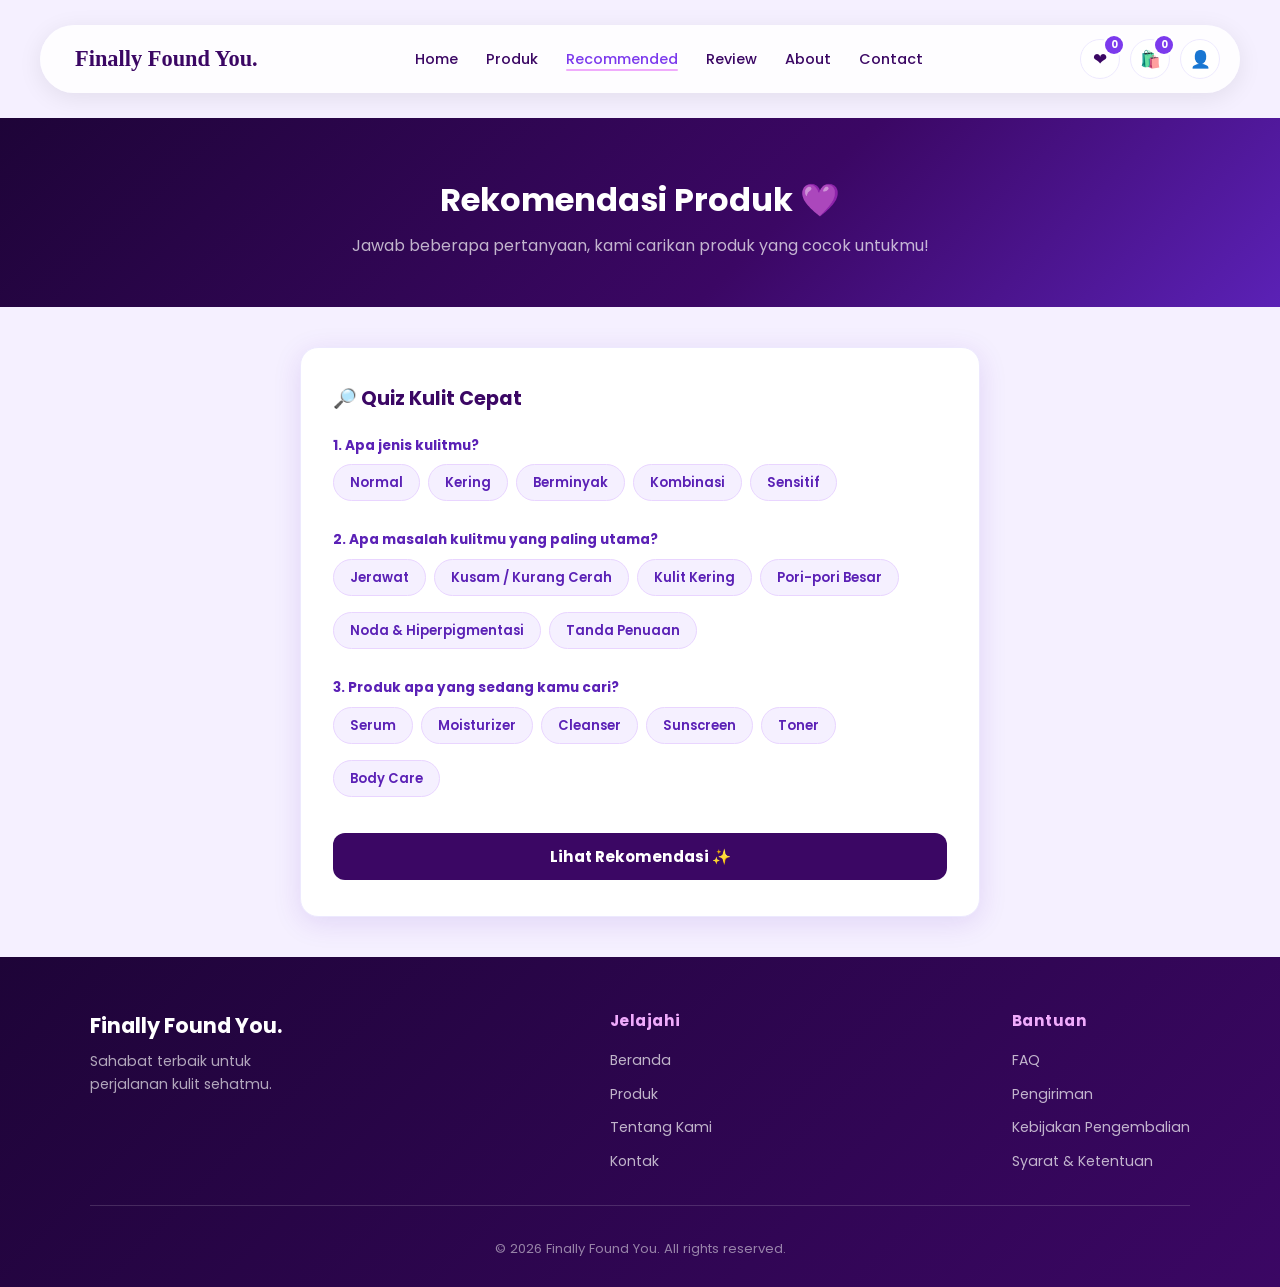
<file: req.html>
<!DOCTYPE html>
<html lang="id">
<head>
  <meta charset="UTF-8">
  <meta name="viewport" content="width=device-width, initial-scale=1.0">
  <title>Recommended — Finally Found You</title>
  <link href="https://fonts.googleapis.com/css2?family=Poppins:wght@300;400;600;700&display=swap" rel="stylesheet">
  <link rel="stylesheet" href="css/style.css">
  <style>
    
    .rec-hero { background: linear-gradient(135deg, #1e0438 0%, #3b0764 60%, #5b21b6 100%); padding: 56px 32px 48px; text-align: center; color: #fff; }
    .rec-hero h1 { font-size: 2rem; font-weight: 700; margin-bottom: 8px; }
    .rec-hero p { color: rgba(255,255,255,.7); }
    .skin-quiz { max-width: 680px; margin: 40px auto; background: #fff; border-radius: 18px; padding: 36px 32px; box-shadow: 0 6px 28px rgba(91,33,182,.13); border: 1px solid #ede9fe; }
    .skin-quiz h2 { color: #3b0764; font-size: 1.2rem; font-weight: 700; margin-bottom: 20px; }
    .quiz-q { margin-bottom: 20px; }
    .quiz-q label { display: block; font-size: .85rem; font-weight: 700; color: #5b21b6; margin-bottom: 8px; }
    .quiz-opts { display: flex; flex-wrap: wrap; gap: 8px; }
    .quiz-opts input { display: none; }
    .quiz-opts label { padding: 7px 16px; border: 1.5px solid #e9d5ff; border-radius: 20px; font-size: .82rem; font-weight: 600; cursor: pointer; color: #5b21b6; background: #f5f0ff; transition: all .2s; }
    .quiz-opts input:checked + label { background: #5b21b6; color: #fff; border-color: #5b21b6; }
    .btn-quiz { width: 100%; padding: 12px; background: #3b0764; color: #fff; border: none; border-radius: 12px; font-family: 'Poppins', sans-serif; font-weight: 700; font-size: .95rem; cursor: pointer; transition: background .2s; margin-top: 8px; }
    .btn-quiz:hover { background: #7c3aed; }
    .rec-result { max-width: 1100px; margin: 0 auto 60px; padding: 0 24px; display: none; }
    .rec-result h2 { color: #3b0764; font-size: 1.3rem; font-weight: 700; margin-bottom: 20px; }
    .rec-grid { display: grid; grid-template-columns: repeat(auto-fill, minmax(260px, 1fr)); gap: 20px; }
  </style>
</head>
<body>
<header class="header">
  <div class="logo">Finally Found You.</div>
  <input type="checkbox" id="menu-toggle">
  <label for="menu-toggle" class="menu-icon">☰</label>
  <nav class="nav">
    <ul class="nav-menu">
        <li><a href="index.html">Home</a></li>
        <li><a href="catalog.html">Produk</a></li>
        <li><a href="req.html" class="active">Recommended</a></li>
        <li><a href="review.html">Review</a></li>
        <li><a href="about.html">About</a></li>
        <li><a href="contact.html">Contact</a></li>
      </ul>
  </nav>
  <div class="header-actions">
    <a class="icon-btn" href="wishlist.html" id="wishlistBtn" aria-label="Wishlist saya">❤<span class="icon-badge" id="wishlistBadge">0</span></a>
    <a class="icon-btn" href="keranjang.html" id="cartBtn" aria-label="Keranjang belanja">🛍️<span class="icon-badge" id="cartBadge">0</span></a>
    <button class="icon-btn" id="accountBtn" aria-label="Akun saya">👤</button>
  </div>
</header>

<div class="rec-hero">
  <h1>Rekomendasi Produk 💜</h1>
  <p>Jawab beberapa pertanyaan, kami carikan produk yang cocok untukmu!</p>
</div>

<div class="skin-quiz">
  <h2>🔎 Quiz Kulit Cepat</h2>

  <div class="quiz-q">
    <label>1. Apa jenis kulitmu?</label>
    <div class="quiz-opts">
      <input type="radio" name="q1" id="q1a" value="normal"><label for="q1a">Normal</label>
      <input type="radio" name="q1" id="q1b" value="kering"><label for="q1b">Kering</label>
      <input type="radio" name="q1" id="q1c" value="berminyak"><label for="q1c">Berminyak</label>
      <input type="radio" name="q1" id="q1d" value="kombinasi"><label for="q1d">Kombinasi</label>
      <input type="radio" name="q1" id="q1e" value="sensitif"><label for="q1e">Sensitif</label>
    </div>
  </div>

  <div class="quiz-q">
    <label>2. Apa masalah kulitmu yang paling utama?</label>
    <div class="quiz-opts">
      <input type="radio" name="q2" id="q2a" value="jerawat"><label for="q2a">Jerawat</label>
      <input type="radio" name="q2" id="q2b" value="kusam"><label for="q2b">Kusam / Kurang Cerah</label>
      <input type="radio" name="q2" id="q2c" value="kering"><label for="q2c">Kulit Kering</label>
      <input type="radio" name="q2" id="q2d" value="pori"><label for="q2d">Pori-pori Besar</label>
      <input type="radio" name="q2" id="q2e" value="noda"><label for="q2e">Noda & Hiperpigmentasi</label>
      <input type="radio" name="q2" id="q2f" value="penuaan"><label for="q2f">Tanda Penuaan</label>
    </div>
  </div>

  <div class="quiz-q">
    <label>3. Produk apa yang sedang kamu cari?</label>
    <div class="quiz-opts">
      <input type="radio" name="q3" id="q3a" value="serum"><label for="q3a">Serum</label>
      <input type="radio" name="q3" id="q3b" value="moisturizer"><label for="q3b">Moisturizer</label>
      <input type="radio" name="q3" id="q3c" value="cleanser"><label for="q3c">Cleanser</label>
      <input type="radio" name="q3" id="q3d" value="sunscreen"><label for="q3d">Sunscreen</label>
      <input type="radio" name="q3" id="q3e" value="toner"><label for="q3e">Toner</label>
      <input type="radio" name="q3" id="q3f" value="body"><label for="q3f">Body Care</label>
    </div>
  </div>

  <button class="btn-quiz" id="btnQuiz">Lihat Rekomendasi ✨</button>
  <p id="quizErr" style="color:#dc2626;font-size:.82rem;margin-top:10px;display:none">Mohon jawab semua pertanyaan terlebih dahulu.</p>
</div>

<div class="rec-result" id="recResult">
  <h2 id="recTitle"></h2>
  <div class="rec-grid" id="recGrid"></div>
</div>

<footer class="footer">
  <div class="footer-top">
    <div class="footer-brand"><h2>Finally Found You.</h2><p>Sahabat terbaik untuk perjalanan kulit sehatmu.</p></div>
    <div class="footer-col"><h3>Jelajahi</h3><ul><li><a href="index.html">Beranda</a></li><li><a href="catalog.html">Produk</a></li><li><a href="about.html">Tentang Kami</a></li><li><a href="contact.html">Kontak</a></li></ul></div>
    <div class="footer-col"><h3>Bantuan</h3><ul><li><a href="#">FAQ</a></li><li><a href="#">Pengiriman</a></li><li><a href="#">Kebijakan Pengembalian</a></li><li><a href="#">Syarat & Ketentuan</a></li></ul></div>
  </div>
  <hr>
  <div class="footer-bottom">© 2026 Finally Found You. All rights reserved.</div>
</footer>

<script src="js/data.js"></script>
<script src="js/cart.js"></script>
<script src="js/ui.js"></script>
<script>
  document.getElementById('btnQuiz').addEventListener('click', () => {
    const q1 = document.querySelector('input[name="q1"]:checked');
    const q2 = document.querySelector('input[name="q2"]:checked');
    const q3 = document.querySelector('input[name="q3"]:checked');
    const err = document.getElementById('quizErr');

    if (!q1 || !q2 || !q3) { err.style.display = 'block'; return; }
    err.style.display = 'none';

    const masalah  = q2.value;
    const kategori = q3.value;

    // Keyword map for desc matching
    const keywords = {
      jerawat:  ['jerawat','acne','salicylic','bha','zinc'],
      kusam:    ['cerah','brightening','glow','kusam','vitamin c'],
      kering:   ['kering','hyaluronic','ceramide','kelembap','panthenol'],
      pori:     ['pori','blackhead','komedo','aha'],
      noda:     ['noda','hiperpigmentasi','dark spot','kojic','arbutin','tranexamic'],
      penuaan:  ['retinal','peptide','collagen','penuaan','kerutan']
    };

    const kw = keywords[masalah] || [];

    let results = PRODUCTS.filter(p => {
      const matchKat  = kategori === 'all' || p.category === kategori;
      const descLower = p.desc.toLowerCase() + ' ' + p.name.toLowerCase();
      const matchProb = kw.some(k => descLower.includes(k));
      return matchKat && matchProb;
    });

    // fallback: just show category
    if (results.length === 0) {
      results = PRODUCTS.filter(p => p.category === kategori).slice(0, 4);
    }

    results = results.sort((a, b) => b.rating - a.rating).slice(0, 6);

    const recResult = document.getElementById('recResult');
    document.getElementById('recTitle').textContent =
      `💜 ${results.length} Produk Rekomendasi untuk Kulitmu`;

    document.getElementById('recGrid').innerHTML = results.map(p => productCardHTML(p)).join('');

    recResult.style.display = 'block';
    recResult.scrollIntoView({ behavior: 'smooth', block: 'start' });
  });
</script>
</body>
</html>
</file>
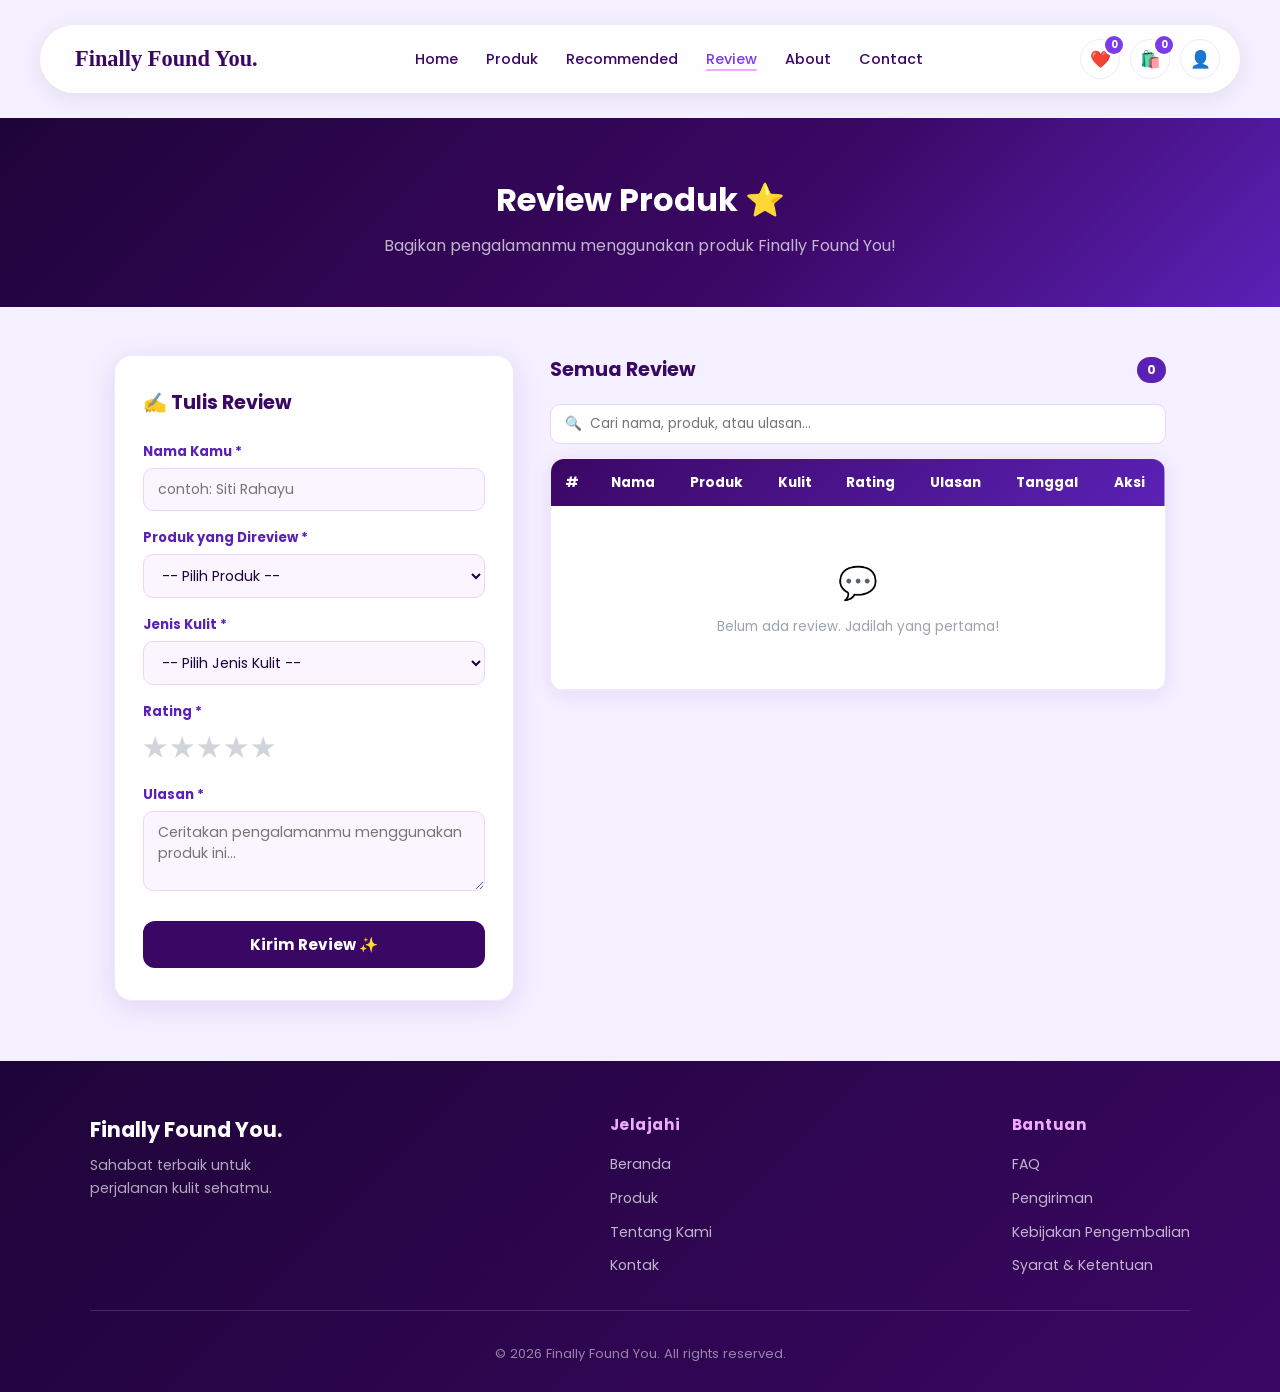
<file: review.html>
<!DOCTYPE html>
<html lang="id">
<head>
  <meta charset="UTF-8">
  <meta name="viewport" content="width=device-width, initial-scale=1.0">
  <title>Review Produk — Finally Found You</title>
  <link href="https://fonts.googleapis.com/css2?family=Poppins:wght@300;400;600;700&display=swap" rel="stylesheet">
  <link rel="stylesheet" href="css/style.css">
  <style>
    
    /* ── Review page styles ── */
    .review-hero {
      background: linear-gradient(135deg, #1e0438 0%, #3b0764 60%, #5b21b6 100%);
      padding: 56px 32px 48px;
      text-align: center;
      color: #fff;
    }
    .review-hero h1 { font-size: 2rem; font-weight: 700; margin-bottom: 8px; }
    .review-hero p  { color: rgba(255,255,255,.7); }

    .review-layout {
      max-width: 1100px;
      margin: 0 auto;
      padding: 48px 24px 60px;
      display: grid;
      grid-template-columns: 400px 1fr;
      gap: 36px;
      align-items: start;
    }

    /* ── FORM ── */
    .form-card {
      background: #fff;
      border-radius: 18px;
      padding: 32px 28px;
      box-shadow: 0 6px 28px rgba(91,33,182,.13);
      border: 1px solid #ede9fe;
      position: sticky;
      top: 90px;
    }
    .form-card h2 {
      font-size: 1.2rem;
      color: #3b0764;
      font-weight: 700;
      margin-bottom: 22px;
      display: flex;
      align-items: center;
      gap: 8px;
    }
    .form-group { margin-bottom: 16px; }
    .form-group label {
      display: block;
      font-size: .82rem;
      font-weight: 700;
      color: #5b21b6;
      margin-bottom: 6px;
    }
    .form-group input,
    .form-group select,
    .form-group textarea {
      width: 100%;
      padding: 10px 14px;
      border: 1.5px solid #e9d5ff;
      border-radius: 10px;
      font-family: 'Poppins', sans-serif;
      font-size: .88rem;
      color: #1e0438;
      outline: none;
      transition: border-color .2s;
      background: #faf5ff;
    }
    .form-group input:focus,
    .form-group select:focus,
    .form-group textarea:focus { border-color: #7c3aed; background: #fff; }
    .form-group textarea { resize: vertical; min-height: 80px; }

    .star-group { display: flex; flex-direction: row-reverse; justify-content: flex-end; gap: 4px; margin-top: 4px; }
    .star-group input { display: none; }
    .star-group label {
      font-size: 1.6rem;
      color: #d1d5db;
      cursor: pointer;
      transition: color .15s;
      margin: 0;
      padding: 0;
      width: auto;
    }
    .star-group input:checked ~ label,
    .star-group label:hover,
    .star-group label:hover ~ label { color: #f59e0b; }

    .error-msg {
      display: none;
      font-size: .76rem;
      color: #dc2626;
      margin-top: 4px;
    }
    .form-group.has-error input,
    .form-group.has-error select,
    .form-group.has-error textarea { border-color: #dc2626; }
    .form-group.has-error .error-msg { display: block; }

    .btn-submit {
      width: 100%;
      padding: 12px;
      background: #3b0764;
      color: #fff;
      border: none;
      border-radius: 12px;
      font-family: 'Poppins', sans-serif;
      font-weight: 700;
      font-size: .95rem;
      cursor: pointer;
      transition: background .2s, transform .2s;
      margin-top: 6px;
    }
    .btn-submit:hover { background: #7c3aed; transform: translateY(-2px); }

    .toast {
      display: none;
      background: #d1fae5;
      color: #065f46;
      border: 1px solid #6ee7b7;
      border-radius: 10px;
      padding: 10px 14px;
      font-size: .85rem;
      margin-top: 14px;
      text-align: center;
      font-weight: 600;
    }
    .toast.show { display: block; }

    /* ── TABLE PANEL ── */
    .table-panel h2 {
      font-size: 1.2rem;
      color: #3b0764;
      font-weight: 700;
      margin-bottom: 18px;
      display: flex;
      align-items: center;
      justify-content: space-between;
    }
    .badge-count {
      background: #5b21b6;
      color: #fff;
      font-size: .78rem;
      padding: 3px 10px;
      border-radius: 20px;
    }
    .table-search {
      display: flex;
      gap: 10px;
      margin-bottom: 14px;
    }
    .table-search input {
      flex: 1;
      padding: 9px 14px;
      border: 1.5px solid #e9d5ff;
      border-radius: 10px;
      font-family: 'Poppins', sans-serif;
      font-size: .85rem;
      outline: none;
    }
    .table-search input:focus { border-color: #7c3aed; }

    .table-wrap {
      overflow-x: auto;
      border-radius: 14px;
      box-shadow: 0 4px 20px rgba(91,33,182,.1);
      border: 1px solid #ede9fe;
    }
    table {
      width: 100%;
      border-collapse: collapse;
      font-size: .85rem;
      background: #fff;
    }
    thead { background: linear-gradient(135deg, #3b0764, #5b21b6); }
    thead th {
      padding: 13px 14px;
      color: #fff;
      font-weight: 700;
      text-align: left;
      white-space: nowrap;
    }
    tbody tr { transition: background .15s; }
    tbody tr:nth-child(even) { background: #faf5ff; }
    tbody tr:hover { background: #ede9fe; }
    tbody td {
      padding: 11px 14px;
      color: #374151;
      border-bottom: 1px solid #f3e8ff;
      vertical-align: top;
    }
    .stars-display { color: #f59e0b; letter-spacing: 1px; }
    .btn-del {
      background: none;
      border: 1.5px solid #fca5a5;
      color: #dc2626;
      border-radius: 8px;
      padding: 5px 11px;
      font-size: .78rem;
      font-weight: 700;
      cursor: pointer;
      transition: all .2s;
    }
    .btn-del:hover { background: #dc2626; color: #fff; border-color: #dc2626; }
    .empty-state {
      text-align: center;
      padding: 40px 20px;
      color: #9ca3af;
    }
    .empty-state span { font-size: 2rem; display: block; margin-bottom: 8px; }

    @media (max-width: 900px) {
      .review-layout { grid-template-columns: 1fr; }
      .form-card { position: static; }
    }
  </style>
</head>
<body>

<!-- HEADER -->
<header class="header">
  <div class="logo">Finally Found You.</div>
  <input type="checkbox" id="menu-toggle">
  <label for="menu-toggle" class="menu-icon">☰</label>
  <nav class="nav">
    <ul class="nav-menu">
        <li><a href="index.html">Home</a></li>
        <li><a href="catalog.html">Produk</a></li>
        <li><a href="req.html">Recommended</a></li>
        <li><a href="review.html" class="active">Review</a></li>
        <li><a href="about.html">About</a></li>
        <li><a href="contact.html">Contact</a></li>
      </ul>
  </nav>
  <div class="header-actions">
    <a class="icon-btn" href="wishlist.html" id="wishlistBtn" aria-label="Wishlist saya">❤️<span class="icon-badge" id="wishlistBadge">0</span></a>
    <a class="icon-btn" href="keranjang.html" id="cartBtn" aria-label="Keranjang belanja">🛍️<span class="icon-badge" id="cartBadge">0</span></a>
    <button class="icon-btn" id="accountBtn" aria-label="Akun saya">👤</button>
  </div>
</header>

<!-- HERO -->
<div class="review-hero">
  <h1>Review Produk ⭐</h1>
  <p>Bagikan pengalamanmu menggunakan produk Finally Found You!</p>
</div>

<div class="review-layout">

  <!-- FORM -->
  <div class="form-card">
    <h2>✍️ Tulis Review</h2>

    <div class="form-group" id="fg-name">
      <label for="f-name">Nama Kamu *</label>
      <input type="text" id="f-name" placeholder="contoh: Siti Rahayu" maxlength="60">
      <span class="error-msg">Nama wajib diisi.</span>
    </div>

    <div class="form-group" id="fg-product">
      <label for="f-product">Produk yang Direview *</label>
      <select id="f-product">
        <option value="">-- Pilih Produk --</option>
      </select>
      <span class="error-msg">Pilih produk terlebih dahulu.</span>
    </div>

    <div class="form-group" id="fg-skin">
      <label for="f-skin">Jenis Kulit *</label>
      <select id="f-skin">
        <option value="">-- Pilih Jenis Kulit --</option>
        <option value="Normal">Normal</option>
        <option value="Kering">Kering</option>
        <option value="Berminyak">Berminyak</option>
        <option value="Kombinasi">Kombinasi</option>
        <option value="Sensitif">Sensitif</option>
      </select>
      <span class="error-msg">Pilih jenis kulitmu.</span>
    </div>

    <div class="form-group" id="fg-rating">
      <label>Rating *</label>
      <div class="star-group" id="starGroup">
        <input type="radio" name="rating" id="s5" value="5"><label for="s5" title="5">★</label>
        <input type="radio" name="rating" id="s4" value="4"><label for="s4" title="4">★</label>
        <input type="radio" name="rating" id="s3" value="3"><label for="s3" title="3">★</label>
        <input type="radio" name="rating" id="s2" value="2"><label for="s2" title="2">★</label>
        <input type="radio" name="rating" id="s1" value="1"><label for="s1" title="1">★</label>
      </div>
      <span class="error-msg">Pilih rating bintang.</span>
    </div>

    <div class="form-group" id="fg-review">
      <label for="f-review">Ulasan *</label>
      <textarea id="f-review" placeholder="Ceritakan pengalamanmu menggunakan produk ini…" maxlength="400"></textarea>
      <span class="error-msg">Ulasan wajib diisi (min. 10 karakter).</span>
    </div>

    <button class="btn-submit" id="btnSubmit">Kirim Review ✨</button>
    <div class="toast" id="toast">✅ Review berhasil ditambahkan!</div>
  </div>

  <!-- TABLE PANEL -->
  <div class="table-panel">
    <h2>
      Semua Review
      <span class="badge-count" id="reviewCount">0</span>
    </h2>

    <div class="table-search">
      <input type="text" id="tableSearch" placeholder="🔍  Cari nama, produk, atau ulasan…">
    </div>

    <div class="table-wrap">
      <table>
        <thead>
          <tr>
            <th>#</th>
            <th>Nama</th>
            <th>Produk</th>
            <th>Kulit</th>
            <th>Rating</th>
            <th>Ulasan</th>
            <th>Tanggal</th>
            <th>Aksi</th>
          </tr>
        </thead>
        <tbody id="reviewTable">
          <tr>
            <td colspan="8">
              <div class="empty-state">
                <span>💬</span>
                <p>Belum ada review. Jadilah yang pertama!</p>
              </div>
            </td>
          </tr>
        </tbody>
      </table>
    </div>
  </div>

</div>

<!-- FOOTER -->
<footer class="footer">
  <div class="footer-top">
    <div class="footer-brand">
      <h2>Finally Found You.</h2>
      <p>Sahabat terbaik untuk perjalanan kulit sehatmu.</p>
    </div>
    <div class="footer-col">
      <h3>Jelajahi</h3>
      <ul>
        <li><a href="index.html">Beranda</a></li>
        <li><a href="catalog.html">Produk</a></li>
        <li><a href="about.html">Tentang Kami</a></li>
        <li><a href="contact.html">Kontak</a></li>
      </ul>
    </div>
    <div class="footer-col">
      <h3>Bantuan</h3>
      <ul>
        <li><a href="#">FAQ</a></li>
        <li><a href="#">Pengiriman</a></li>
        <li><a href="#">Kebijakan Pengembalian</a></li>
        <li><a href="#">Syarat & Ketentuan</a></li>
      </ul>
    </div>
  </div>
  <hr>
  <div class="footer-bottom">© 2026 Finally Found You. All rights reserved.</div>
</footer>

<script src="js/data.js"></script>
<script src="js/cart.js"></script>
<script src="js/ui.js"></script>
<script>
  // ── Populate product dropdown ──
  const productSelect = document.getElementById('f-product');
  PRODUCTS.forEach(p => {
    const opt = document.createElement('option');
    opt.value = p.name;
    opt.textContent = p.name;
    productSelect.appendChild(opt);
  });

  // ── State ──
  let reviews = [];
  let filterQ  = '';

  // ── Helpers ──
  function starsHTML(n) {
    return '★'.repeat(n) + '☆'.repeat(5 - n);
  }
  function today() {
    const d = new Date();
    return d.toLocaleDateString('id-ID', { day:'2-digit', month:'short', year:'numeric' });
  }

  // ── Validation ──
  function validate() {
    let ok = true;

    const name    = document.getElementById('f-name').value.trim();
    const product = document.getElementById('f-product').value;
    const skin    = document.getElementById('f-skin').value;
    const rating  = document.querySelector('input[name="rating"]:checked');
    const review  = document.getElementById('f-review').value.trim();

    const setErr = (id, hasErr) => {
      document.getElementById('fg-' + id).classList.toggle('has-error', hasErr);
    };

    setErr('name',    !name);                   if (!name)                   ok = false;
    setErr('product', !product);                if (!product)                ok = false;
    setErr('skin',    !skin);                   if (!skin)                   ok = false;
    setErr('rating',  !rating);                 if (!rating)                 ok = false;
    setErr('review',  review.length < 10);      if (review.length < 10)      ok = false;

    return ok;
  }

  // ── Render table ──
  function renderTable() {
    const tbody = document.getElementById('reviewTable');
    const q     = filterQ.toLowerCase();

    const filtered = q
      ? reviews.filter(r =>
          r.name.toLowerCase().includes(q)    ||
          r.product.toLowerCase().includes(q) ||
          r.review.toLowerCase().includes(q)
        )
      : reviews;

    document.getElementById('reviewCount').textContent = reviews.length;

    if (filtered.length === 0) {
      tbody.innerHTML = `<tr><td colspan="8">
        <div class="empty-state">
          <span>${q ? '🔍' : '💬'}</span>
          <p>${q ? 'Tidak ada review yang cocok dengan pencarian.' : 'Belum ada review. Jadilah yang pertama!'}</p>
        </div>
      </td></tr>`;
      return;
    }

    tbody.innerHTML = filtered.map((r, i) => `
      <tr>
        <td>${i + 1}</td>
        <td><strong>${r.name}</strong></td>
        <td>${r.product}</td>
        <td>${r.skin}</td>
        <td class="stars-display" title="${r.rating} bintang">${starsHTML(r.rating)}</td>
        <td>${r.review}</td>
        <td style="white-space:nowrap">${r.date}</td>
        <td><button class="btn-del" onclick="deleteReview(${r.id})">Hapus</button></td>
      </tr>
    `).join('');
  }

  // ── Delete ──
  window.deleteReview = function(id) {
    if (!confirm('Hapus review ini?')) return;
    reviews = reviews.filter(r => r.id !== id);
    renderTable();
  };

  // ── Submit ──
  document.getElementById('btnSubmit').addEventListener('click', () => {
    if (!validate()) return;

    const newReview = {
      id:      Date.now(),
      name:    document.getElementById('f-name').value.trim(),
      product: document.getElementById('f-product').value,
      skin:    document.getElementById('f-skin').value,
      rating:  parseInt(document.querySelector('input[name="rating"]:checked').value),
      review:  document.getElementById('f-review').value.trim(),
      date:    today()
    };

    reviews.unshift(newReview);
    renderTable();

    // reset form
    document.getElementById('f-name').value    = '';
    document.getElementById('f-product').value = '';
    document.getElementById('f-skin').value    = '';
    document.querySelectorAll('input[name="rating"]').forEach(r => r.checked = false);
    document.getElementById('f-review').value  = '';
    document.querySelectorAll('.form-group').forEach(g => g.classList.remove('has-error'));

    // toast
    const toast = document.getElementById('toast');
    toast.classList.add('show');
    setTimeout(() => toast.classList.remove('show'), 3000);
  });

  // ── Table search ──
  document.getElementById('tableSearch').addEventListener('input', function() {
    filterQ = this.value;
    renderTable();
  });

  // Clear error on change
  ['f-name','f-product','f-skin','f-review'].forEach(id => {
    const el  = document.getElementById(id);
    const key = id.replace('f-','fg-');
    el.addEventListener('input',  () => document.getElementById(key)?.classList.remove('has-error'));
    el.addEventListener('change', () => document.getElementById(key)?.classList.remove('has-error'));
  });
  document.querySelectorAll('input[name="rating"]').forEach(r => {
    r.addEventListener('change', () => document.getElementById('fg-rating').classList.remove('has-error'));
  });

  // Initial render
  renderTable();
</script>
</body>
</html>
</file>
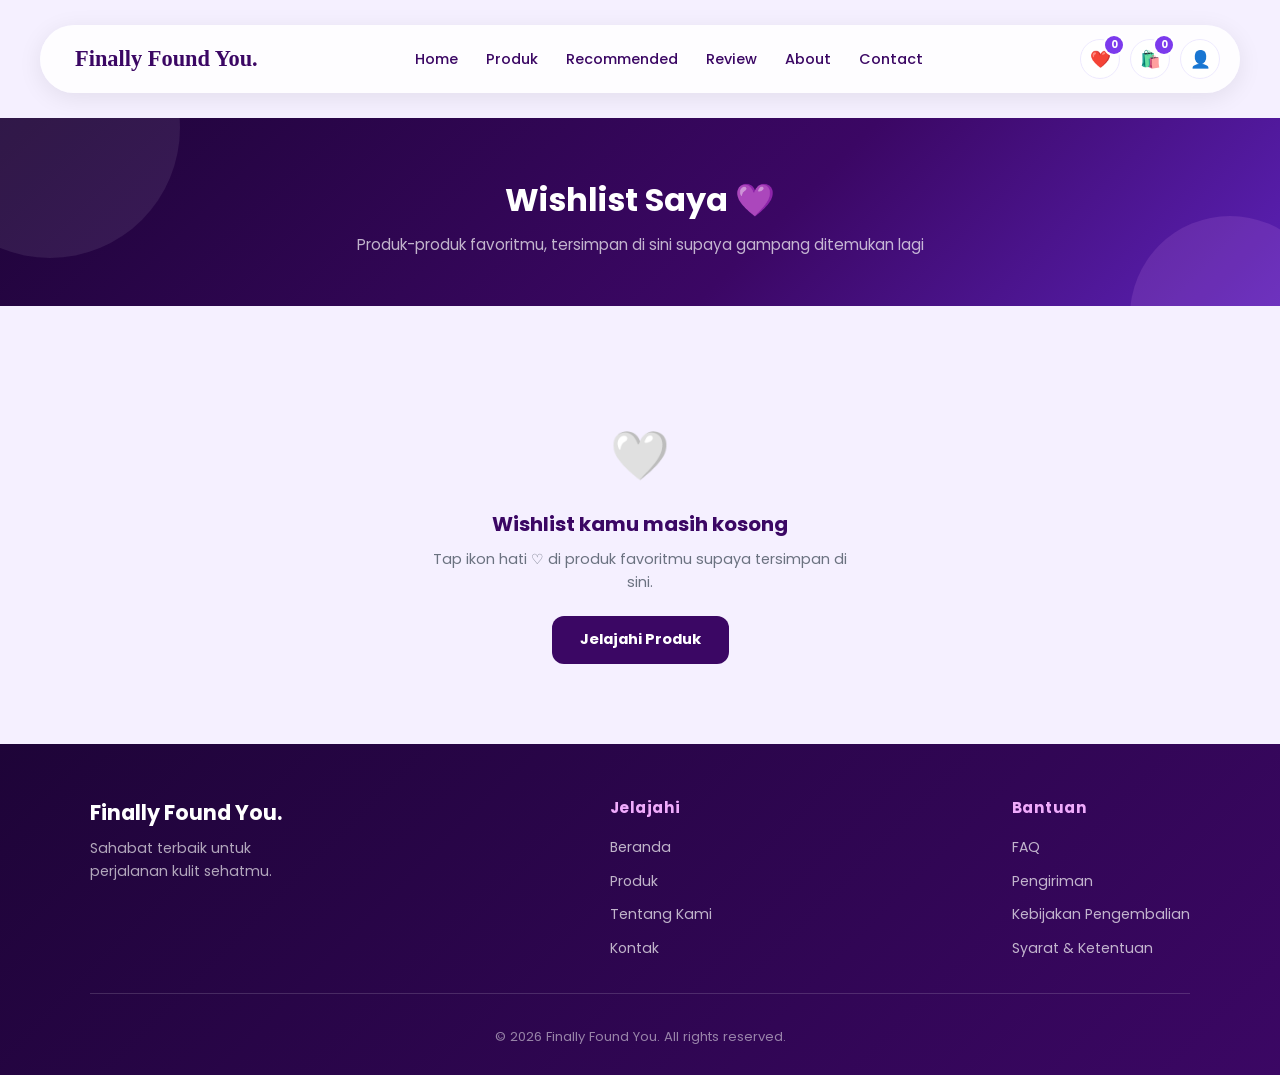
<file: wishlist.html>
<!DOCTYPE html>
<html lang="id">
<head>
  <meta charset="UTF-8">
  <meta name="viewport" content="width=device-width, initial-scale=1.0">
  <title>Wishlist Saya — Finally Found You</title>
  <link href="https://fonts.googleapis.com/css2?family=Poppins:wght@300;400;600;700&display=swap" rel="stylesheet">
  <link rel="stylesheet" href="css/style.css">
  <style>
    .wish-hero {
      background: linear-gradient(135deg, #1e0438 0%, #3b0764 60%, #5b21b6 100%);
      padding: 56px 32px 48px;
      text-align: center;
      color: #fff;
      position: relative;
      overflow: hidden;
    }
    .wish-hero h1 { font-size: 2rem; font-weight: 700; margin-bottom: 8px; position: relative; z-index: 1; }
    .wish-hero p  { color: rgba(255,255,255,.7); font-size: .95rem; position: relative; z-index: 1; }
    .wish-hero::before,
    .wish-hero::after {
      content: '';
      position: absolute;
      border-radius: 50%;
      background: rgba(255,255,255,.08);
    }
    .wish-hero::before { width: 260px; height: 260px; top: -120px; left: -80px; }
    .wish-hero::after  { width: 200px; height: 200px; bottom: -110px; right: -50px; background: rgba(240,171,252,.12); }

    .wish-bar {
      max-width: 1200px;
      margin: 24px auto 4px;
      padding: 0 24px;
      display: flex;
      align-items: center;
      justify-content: space-between;
      gap: 12px;
      flex-wrap: wrap;
    }
    .wish-count { font-size: .9rem; color: #6d28d9; font-weight: 600; }
    .btn-clear-wish {
      background: none;
      border: 1.5px solid #fecdd3;
      color: #e11d48;
      padding: 8px 16px;
      border-radius: 10px;
      font-family: 'Poppins', sans-serif;
      font-size: .82rem;
      font-weight: 600;
      cursor: pointer;
      transition: all .2s;
    }
    .btn-clear-wish:hover { background: #e11d48; color: #fff; border-color: #e11d48; }

    #wishlist-grid {
      max-width: 1200px;
      margin: 0 auto;
      padding: 12px 24px 60px;
      display: grid;
      grid-template-columns: repeat(auto-fill, minmax(270px, 1fr));
      gap: 22px;
    }

    .wish-empty {
      max-width: 480px;
      margin: 40px auto 80px;
      padding: 0 24px;
      text-align: center;
      color: #6b7280;
    }
    .wish-empty span { font-size: 3rem; display: block; margin-bottom: 14px; }
    .wish-empty h2 { color: #3b0764; font-size: 1.25rem; font-weight: 700; margin-bottom: 8px; }
    .wish-empty p { font-size: .9rem; margin-bottom: 22px; }
    .wish-empty .btn-quiz {
      display: inline-block;
      padding: 12px 28px;
      background: #3b0764;
      color: #fff;
      border: none;
      border-radius: 12px;
      font-family: 'Poppins', sans-serif;
      font-weight: 700;
      font-size: .92rem;
      text-decoration: none;
      transition: background .2s;
    }
    .wish-empty .btn-quiz:hover { background: #7c3aed; }
  </style>
</head>
<body>

<!-- HEADER -->
<header class="header">
  <div class="logo">Finally Found You.</div>
  <input type="checkbox" id="menu-toggle">
  <label for="menu-toggle" class="menu-icon">☰</label>
  <nav class="nav">
    <ul class="nav-menu">
        <li><a href="index.html">Home</a></li>
        <li><a href="catalog.html">Produk</a></li>
        <li><a href="req.html">Recommended</a></li>
        <li><a href="review.html">Review</a></li>
        <li><a href="about.html">About</a></li>
        <li><a href="contact.html">Contact</a></li>
      </ul>
  </nav>
  <div class="header-actions">
    <a class="icon-btn" href="wishlist.html" id="wishlistBtn" aria-label="Wishlist saya">❤️<span class="icon-badge" id="wishlistBadge">0</span></a>
    <a class="icon-btn" href="keranjang.html" id="cartBtn" aria-label="Keranjang belanja">🛍️<span class="icon-badge" id="cartBadge">0</span></a>
    <button class="icon-btn" id="accountBtn" aria-label="Akun saya">👤</button>
  </div>
</header>

<!-- HERO -->
<div class="wish-hero">
  <h1>Wishlist Saya 💜</h1>
  <p>Produk-produk favoritmu, tersimpan di sini supaya gampang ditemukan lagi</p>
</div>

<!-- BAR -->
<div class="wish-bar" id="wishBar">
  <p class="wish-count" id="wishCount"></p>
  <button class="btn-clear-wish" id="btnClearWish">Kosongkan Wishlist</button>
</div>

<!-- WISHLIST GRID -->
<div id="wishlist-grid"></div>

<!-- EMPTY STATE -->
<div class="wish-empty" id="wishEmpty" style="display:none">
  <span>🤍</span>
  <h2>Wishlist kamu masih kosong</h2>
  <p>Tap ikon hati ♡ di produk favoritmu supaya tersimpan di sini.</p>
  <a href="catalog.html" class="btn-quiz">Jelajahi Produk</a>
</div>

<!-- FOOTER -->
<footer class="footer">
  <div class="footer-top">
    <div class="footer-brand">
      <h2>Finally Found You.</h2>
      <p>Sahabat terbaik untuk perjalanan kulit sehatmu.</p>
    </div>
    <div class="footer-col">
      <h3>Jelajahi</h3>
      <ul>
        <li><a href="index.html">Beranda</a></li>
        <li><a href="catalog.html">Produk</a></li>
        <li><a href="about.html">Tentang Kami</a></li>
        <li><a href="contact.html">Kontak</a></li>
      </ul>
    </div>
    <div class="footer-col">
      <h3>Bantuan</h3>
      <ul>
        <li><a href="#">FAQ</a></li>
        <li><a href="#">Pengiriman</a></li>
        <li><a href="#">Kebijakan Pengembalian</a></li>
        <li><a href="#">Syarat & Ketentuan</a></li>
      </ul>
    </div>
  </div>
  <hr>
  <div class="footer-bottom">© 2026 Finally Found You. All rights reserved.</div>
</footer>

<script src="js/data.js"></script>
<script src="js/cart.js"></script>
<script src="js/ui.js"></script>
<script>
const wishGrid = document.getElementById('wishlist-grid');
const wishBar = document.getElementById('wishBar');
const wishCount = document.getElementById('wishCount');
const wishEmpty = document.getElementById('wishEmpty');
const btnClear = document.getElementById('btnClearWish');

/* Hapus satu produk */
function removeWish(id) {
  const product = PRODUCTS.find(p => p.id === id);

  if (!confirm(`Hapus "${product.name}" dari wishlist?`)) return;

  ffyWishlist.delete(id);
  saveWishlist();
  updateWishlistBadge();
  ffyToast("Produk dihapus dari wishlist");

  renderWishlistPage();
}

/* Tampilkan wishlist */
function renderWishlistPage() {
  const items = PRODUCTS.filter(p => isWishlisted(p.id));

  if (items.length === 0) {
    wishBar.style.display = 'none';
    wishGrid.innerHTML = '';
    wishEmpty.style.display = 'block';
    return;
  }

  wishEmpty.style.display = 'none';
  wishBar.style.display = 'flex';
  wishCount.innerHTML = `<strong>${items.length}</strong> produk tersimpan`;

  wishGrid.innerHTML = items.map(p => {
    const rating = p.rating ?? 4.5;
    const reviews = p.reviews ?? 0;

    return `
      <div class="product-card">
        <div class="product-media">
          <span class="category-tag tag-${p.category}">${p.category}</span>
          <div class="product-visual">
            ${productVisualHTML(p)}
          </div>
        </div>

        <div class="product-info">
          <h3>${p.name}</h3>
          <p>${p.desc}</p>

          <div class="rating-row">
            <span class="stars">${starsHTML(rating)}</span>
            <span class="rating-count">${rating.toFixed(1)} (${reviews})</span>
          </div>

          <span class="price">
            Rp ${p.price.toLocaleString('id-ID')}
          </span>

          <button
            class="btn-clear-wish"
            style="width:100%;margin:10px 0;"
            onclick="removeWish(${p.id})">
            🗑️ Hapus
          </button>

          <div class="buy-row">
            <a href="${p.link}" target="_blank" class="btn-buy">
              🛍️ Lihat Detail
            </a>
            <button class="btn-cart-icon" onclick="addToCart(${p.id}, this)" aria-label="Tambah ke keranjang" title="Tambah ke keranjang">🛒</button>
          </div>
        </div>
      </div>
    `;
  }).join('');
}

/* Hapus semua */
btnClear.addEventListener('click', () => {
  if (!confirm('Hapus semua produk dari wishlist?')) return;

  ffyWishlist.clear();
  saveWishlist();
  updateWishlistBadge();

  ffyToast('Wishlist dikosongkan');

  renderWishlistPage();
});

renderWishlistPage();
</script>
</body>
</html>
</file>
<file: css/style.css>
*, *::before, *::after {
    margin: 0;
    padding: 0;
    box-sizing: border-box;
}

:root {
    --purple-darkest: #1e0438;
    --purple-dark:    #3b0764;
    --purple-mid:     #5b21b6;
    --purple-main:    #7c3aed;
    --purple-light:   #a78bfa;
    --purple-pale:    #ede9fe;
    --purple-bg:      #f5f0ff;
    --text-dark:      #1e0438;
    --text-body:      #4b5563;
    --text-muted:     #9ca3af;
    --white:          #ffffff;
    --accent-pink:    #f0abfc;
    --radius-sm:      8px;
    --radius-md:      14px;
    --radius-lg:      20px;
    --shadow-card:    0 4px 20px rgba(91, 33, 182, 0.12);
    --shadow-hover:   0 10px 30px rgba(91, 33, 182, 0.22);
    --transition:     0.25s ease;
}

html {
    scroll-behavior: smooth;
}

body {
    font-family: 'Poppins', sans-serif;
    background: var(--purple-bg);
    color: var(--text-body);
    line-height: 1.6;
    animation: pageLoad 0.6s ease;
}

@keyframes pageLoad {
    from { opacity: 0; transform: translateY(20px); }
    to   { opacity: 1; transform: translateY(0); }
}

a { text-decoration: none; }
ul { list-style: none; }
img { display: block; max-width: 100%; }

/* ===== HEADER ===== */

.header {
    display:flex;
    justify-content:space-between;
    align-items:center;
    gap: 18px;
    margin:25px 40px;
    padding:14px 20px 14px 35px;
    background:rgba(255,255,255,0.85);
    backdrop-filter:blur(10px);
    border-radius:40px;
    color:var(--purple-dark);
    position:sticky;
    top:20px;
    z-index:999;
    box-shadow:
    0 5px 25px rgba(0,0,0,0.08);

}

.logo {
    font-family:Georgia,serif;
    font-size:1.4rem;
    font-weight:700;
    color:var(--purple-dark);
    white-space: nowrap;
}

#menu-toggle { display: none; }

.menu-icon {
    display: none;
    font-size: 26px;
    cursor: pointer;
    color: var(--purple-dark);
}

/* ===== HEADER ICONS (cart / account) ===== */
.header-actions {
    display: flex;
    align-items: center;
    gap: 10px;
    flex-shrink: 0;
}

.icon-btn {
    position: relative;
    width: 40px;
    height: 40px;
    border-radius: 50%;
    border: 1.5px solid var(--purple-pale);
    background: var(--white);
    color: var(--purple-dark);
    font-size: 1.05rem;
    display: flex;
    align-items: center;
    justify-content: center;
    cursor: pointer;
    transition: transform var(--transition), background var(--transition), border-color var(--transition);
}

.icon-btn:hover {
    background: var(--purple-pale);
    border-color: var(--purple-light);
    transform: translateY(-2px);
}

.icon-badge {
    position: absolute;
    top: -4px;
    right: -4px;
    min-width: 18px;
    height: 18px;
    padding: 0 4px;
    border-radius: 999px;
    background: var(--purple-main);
    color: var(--white);
    font-size: 0.62rem;
    font-weight: 700;
    display: flex;
    align-items: center;
    justify-content: center;
    box-shadow: 0 0 0 2px var(--white);
}

/* ===== TOAST (shared) ===== */
.ui-toast {
    position: fixed;
    left: 50%;
    bottom: 28px;
    transform: translate(-50%, 20px);
    background: var(--purple-dark);
    color: var(--white);
    padding: 12px 22px;
    border-radius: 14px;
    font-size: 0.85rem;
    font-weight: 600;
    box-shadow: 0 10px 30px rgba(30,4,56,.35);
    opacity: 0;
    pointer-events: none;
    transition: opacity .25s ease, transform .25s ease;
    z-index: 2000;
}

.ui-toast.show {
    opacity: 1;
    transform: translate(-50%, 0);
}

/* ===== HEADER — other pages (.navigasi) ===== */
.navigasi {
    display: flex;
    justify-content: space-between;
    align-items: center;
    padding: 16px 32px;
    background: var(--purple-dark);
    color: var(--white);
    position: sticky;
    top: 0;
    z-index: 999;
    box-shadow: 0 2px 12px rgba(0,0,0,0.25);
}

.judul {
    color: var(--white);
    font-weight: 700;
    font-size: 1rem;
    letter-spacing: 0.02em;
}

/* ===== NAV MENU ===== */
.nav-menu {
    display: flex;
    gap: 28px;
    list-style: none;
}

.nav-menu a {
    color:var(--purple-dark);
    font-size: 0.9rem;
    font-weight: 500;
    transition: color var(--transition);
    position: relative;
    padding-bottom: 2px;
}

.nav-menu a::after {
    content: '';
    position: absolute;
    bottom: 0; left: 0;
    width: 0; height: 2px;
    background: var(--accent-pink);
    transition: width var(--transition);
    border-radius: 2px;
}

.nav-menu a:hover { color: var(--purple-light); }
.nav-menu a:hover::after { width: 100%; }
.nav-menu a.active { color: var(--purple-main); }
.nav-menu a.active::after { width: 100%; }

/* ===== HERO (index.html) ===== */
.hero {
    display:flex;
    justify-content:space-between;
    align-items:center;
    gap:60px;
    padding:70px 8%;
    min-height:680px;
    background:
    linear-gradient(
        120deg,
        #fff8fc,
        #eee2ff
    );
}
.hero-left {
    width:50%;
}
.badge {
    display:inline-block;
    padding:10px 22px;
    border-radius:30px;
    background:#eadcff;
    color:#7c3aed;
    font-size:14px;
    margin-bottom:30px;
}
.hero-left h1 {
    font-family:Georgia,serif;
    font-size:65px;
    line-height:1.08;
    color:#24103d;
    font-weight:700;
}

.hero-left h1 span {
    color:#7c3aed;
    font-style:italic;
    font-weight:400;
}
.hero-left p {
    margin-top:25px;
    max-width:450px;
    font-size:17px;
    color:#555;
}

.hero-buttons {
    display:flex;
    gap:20px;
    margin-top:35px;
}
.hero-right {
    width:50%;
    position:relative;
    display:flex;
    justify-content:center;
}

.image-placeholder {
    width: 100%;
    height:560px;
    border-radius:45px;
    overflow:hidden;
    background: #eadcff;
}
.image-placeholder img,
.image-placeholder svg {
    width:100%;
    height:100%;
    object-fit:cover;
    object-position:center;
    border-radius:45px;
}

.features {
    display:flex;
    gap:45px;
    margin-top:70px;
}
.feature {
    width:150px;
}

.feature .icon {
    width:50px;
    height:50px;
    display:flex;
    justify-content:center;
    align-items:center;
    border-radius:50%;
    background:#eadcff;
    color:#7c3aed;
    font-size:22px;
}
.feature h3 {
    margin-top:15px;
    font-size:15px;
    color:#24103d;

}
.feature p {
    font-size:13px;
    color:#666;
}

.customer-card {
    position:absolute;
    bottom:-35px;
    left:40px;
    width:300px;
    background:white;
    padding:20px;
    border-radius:25px;
    display:flex;
    align-items:center;
    justify-content: center;
}
.customer-card b {
    color:#24103d;
    font-size:18px;
}
.customer-card p {
    font-size:13px;
    color:#555;
    margin-top: 5px;
}
.avatars {
    display:flex;
}
.avatars span {
    width:45px;
    height:45px;
    border-radius:50%;
    background:#ddd;
    border:3px solid white;
    margin-right:-12px;
}

/* ===== BUTTONS ===== */
.btn, .btn-outline {
    padding: 12px 26px;
    border-radius: var(--radius-md);
    font-weight: 600;
    font-size: 0.95rem;
    display: inline-block;
    transition: transform var(--transition), background var(--transition), box-shadow var(--transition);
    cursor: pointer;
}

.btn {
    background: var(--purple-main);
    color: var(--white);
    box-shadow: 0 4px 14px rgba(124, 58, 237, 0.4);
}

.btn:hover {
    background: var(--purple-mid);
    transform: translateY(-2px);
    box-shadow: 0 8px 20px rgba(91, 33, 182, 0.45);
}

.btn-outline {
    border: 2px solid var(--purple-mid);
    color: var(--purple-main);
    background: transparent;
}

.btn-outline:hover {
    background: rgba(255,255,255,0.12);
    border-color: var(--white);
    transform: translateY(-2px);
}

/* ===== CONTAINER ===== */
.container {
    max-width: 1200px;
    margin: 0 auto;
    padding: 60px 24px;
}

/* ===== SECTION HEADINGS ===== */
.section-title {
    text-align: center;
    font-size: 1.9rem;
    font-weight: 700;
    color: var(--purple-dark);
    margin-bottom: 40px;
    position: relative;
}

.section-title::after {
    content: '';
    display: block;
    width: 56px;
    height: 3px;
    background: var(--purple-main);
    border-radius: 2px;
    margin: 10px auto 0;
}

/* ===== WHY CHOOSE US CARDS ===== */
.features-grid {
    display: grid;
    grid-template-columns: repeat(auto-fit, minmax(240px, 1fr));
    gap: 24px;
}

.feature-card {
    background: var(--white);
    padding: 32px 24px;
    border-radius: var(--radius-lg);
    text-align: center;
    box-shadow: var(--shadow-card);
    border: 1px solid var(--purple-pale);
    transition: transform var(--transition), box-shadow var(--transition);
}

.feature-card:hover {
    transform: translateY(-4px);
    box-shadow: var(--shadow-hover);
}

.feature-card h3 {
    color: var(--purple-dark);
    font-weight: 700;
    margin: 10px 0 6px;
}

.feature-card p { color: var(--text-body); font-size: 0.9rem; }


/* ===== PRODUCT CATALOG ===== */
.product-grid {
    display: grid;
    grid-template-columns: repeat(auto-fill, minmax(270px, 1fr));
    gap: 24px;
    align-items: stretch;
}

.product-grid.list-view {
    grid-template-columns: 1fr;
    gap: 14px;
}

.product-grid.list-view .product-card {
    flex-direction: row;
    align-items: stretch;
}

.product-grid.list-view .product-media {
    width: 190px;
    flex: 0 0 190px;
    height: auto;
}

.product-grid.list-view .product-info {
    padding: 18px 22px;
}

.product-card {
    background: var(--white);
    border-radius: var(--radius-md);
    border: 1px solid var(--purple-pale);
    overflow: hidden;
    transition: transform var(--transition), box-shadow var(--transition);
    display: flex;
    flex-direction: column;
    position: relative;
}

.product-card:hover {
    transform: translateY(-5px);
    box-shadow: var(--shadow-hover);
}

/* ── product media (photo area) ── */
.product-media {
    position: relative;
    width: 100%;
    height: 210px;
    flex-shrink: 0;
    overflow: hidden;
    background: linear-gradient(150deg, #f3ecff 0%, #e3d5fb 100%);
}

.product-visual {
    width: 100%;
    height: 100%;
    display: flex;
    align-items: center;
    justify-content: center;
    transition: transform var(--transition);
}

.product-card:hover .product-visual { transform: scale(1.06) rotate(-1deg); }

.product-visual svg { width: 64%; height: 64%; overflow: visible; }

.product-visual img {
    width: 100%;
    height: 100%;
    object-fit: cover;
}

.product-visual-placeholder,
.product-visual-fallback {
    width: 100%;
    height: 100%;
    display: flex;
    flex-direction: column;
    align-items: center;
    justify-content: center;
    gap: 6px;
    color: var(--text-muted);
    font-size: 2rem;
}

.product-visual-placeholder span {
    font-size: .72rem;
    font-weight: 600;
}

/* legacy alias kept for compatibility */
.img-placeholder {
    width: 100%;
    height: 200px;
    background: linear-gradient(145deg, var(--purple-pale), #ddd6fe);
    display: flex;
    align-items: center;
    justify-content: center;
    color: var(--purple-mid);
    font-weight: 600;
    font-size: 0.85rem;
    text-align: center;
    padding: 16px;
    line-height: 1.4;
}

.category-tag {
    position: absolute;
    top: 12px;
    left: 12px;
    display: inline-block;
    padding: 4px 12px;
    border-radius: 20px;
    font-size: .7rem;
    font-weight: 700;
    text-transform: capitalize;
    z-index: 2;
    background: var(--white);
    box-shadow: 0 2px 8px rgba(0,0,0,.08);
}

.tag-serum       { background:#ede9fe; color:#5b21b6; }
.tag-moisturizer { background:#fce7f3; color:#9d174d; }
.tag-cleanser    { background:#d1fae5; color:#065f46; }
.tag-toner       { background:#dbeafe; color:#1e40af; }
.tag-sunscreen   { background:#fef3c7; color:#92400e; }
.tag-mask        { background:#ffe4e6; color:#be123c; }
.tag-body        { background:#f0fdf4; color:#166534; }
.tag-lip         { background:#fff1f2; color:#e11d48; }

.wishlist-btn {
    position: absolute;
    top: 10px;
    right: 10px;
    width: 32px;
    height: 32px;
    border-radius: 50%;
    border: none;
    background: rgba(255,255,255,.92);
    color: #9ca3af;
    font-size: 1rem;
    display: flex;
    align-items: center;
    justify-content: center;
    cursor: pointer;
    z-index: 2;
    box-shadow: 0 2px 8px rgba(0,0,0,.1);
    transition: transform var(--transition), color var(--transition);
}

.wishlist-btn:hover { transform: scale(1.12); }
.wishlist-btn.active { color: #e11d48; }

.product-info {
    padding: 20px;
    display: flex;
    flex-direction: column;
    flex-grow: 1;
}

.product-info h3 {
    font-size: 1rem;
    color: var(--purple-dark);
    font-weight: 700;
    margin-bottom: 6px;
    line-height: 1.35;
}

.product-info p {
    font-size: 0.83rem;
    color: var(--text-body);
    margin-bottom: 12px;
    line-height: 1.55;
    flex-grow: 1;
    display: -webkit-box;
    -webkit-box-orient: vertical;
    overflow: hidden;
}

.rating-row {
    display: flex;
    align-items: center;
    gap: 6px;
    margin-bottom: 12px;
    font-size: .85rem;
}

.rating-row .stars { color: #f59e0b; letter-spacing: 1px; }
.rating-row .rating-count { color: var(--text-muted); font-size: .78rem; }

.price {
    display: block;
    font-weight: 700;
    font-size: 1rem;
    color: var(--purple-mid);
    margin-bottom: 14px;
}

.btn-buy {
    display: flex;
    align-items: center;
    justify-content: center;
    gap: 6px;
    background: var(--purple-dark);
    color: var(--white) !important;
    padding: 10px 16px;
    border-radius: var(--radius-sm);
    font-size: 0.88rem;
    font-weight: 600;
    text-align: center;
    transition: background var(--transition), transform var(--transition);
}

.btn-buy:hover {
    background: var(--purple-main);
    transform: scale(1.02);
}

.product-badge {
    position: absolute;
    top: 10px;
    left: 10px;
    background: #e11d48;
    color: var(--white);
    padding: 4px 10px;
    border-radius: 20px;
    font-size: 0.7rem;
    font-weight: 700;
}

/* ===== ABOUT PAGE ===== */
.about-hero {
    background: linear-gradient(135deg, var(--purple-darkest), var(--purple-dark));
    color: var(--white);
    padding: 70px 24px;
    text-align: center;
}

.about-hero h1 {
    font-size: 2.4rem;
    font-weight: 700;
    margin-bottom: 12px;
}

.section-desc {
    color: rgba(255,255,255,0.75);
    font-size: 1rem;
    margin-top: 8px;
}

.section {
    padding: 60px 24px;
}

.about-flex {
    display: flex;
    gap: 48px;
    align-items: center;
    flex-wrap: wrap;
}

.about-placeholder {
    flex: 0 0 260px;
    width: 260px;
    height: 260px;
    border-radius: var(--radius-lg);
    display: flex;
    align-items: center;
    justify-content: center;
    overflow: hidden;
}

.about-placeholder svg { width: 100%; height: 100%; }

.about-text h2 {
    font-size: 1.6rem;
    color: var(--purple-dark);
    font-weight: 700;
    margin-bottom: 16px;
}

.about-text p {
    color: var(--text-body);
    margin-bottom: 14px;
    line-height: 1.7;
}

.about-text strong { color: var(--purple-mid); }

/* ===== VALUES ===== */
.values-section {
    background: var(--white);
}

.values-section h2 {
    text-align: center;
    margin-bottom: 40px;
    font-size: 1.7rem;
    color: var(--purple-dark);
    font-weight: 700;
}

.values-grid {
    display: grid;
    grid-template-columns: repeat(auto-fit, minmax(220px, 1fr));
    gap: 24px;
    max-width: 900px;
    margin: 0 auto;
}

.value-card {
    background: var(--purple-bg);
    border: 1px solid var(--purple-pale);
    border-radius: var(--radius-md);
    padding: 32px 24px;
    text-align: center;
    transition: transform var(--transition), box-shadow var(--transition);
}

.value-card:hover {
    transform: translateY(-4px);
    box-shadow: var(--shadow-hover);
}

.value-icon { font-size: 2.2rem; margin-bottom: 14px; }

.value-card h3 {
    color: var(--purple-dark);
    font-weight: 700;
    margin-bottom: 8px;
}

.value-card p { color: var(--text-body); font-size: 0.88rem; }

/* ===== CONTACT PAGE ===== */
.contact-flex {
    display: flex;
    gap: 48px;
    flex-wrap: wrap;
}

.contact-info { flex: 1 1 360px; }

.contact-info h2 {
    font-size: 1.6rem;
    color: var(--purple-dark);
    font-weight: 700;
    margin-bottom: 12px;
}

.contact-info > p {
    color: var(--text-body);
    margin-bottom: 28px;
}

.info-list { display: flex; flex-direction: column; gap: 20px; }

.info-item {
    display: flex;
    gap: 16px;
    align-items: flex-start;
    background: var(--white);
    border: 1px solid var(--purple-pale);
    border-radius: var(--radius-md);
    padding: 20px 24px;
    box-shadow: var(--shadow-card);
}

.info-item strong {
    display: block;
    color: var(--purple-dark);
    font-weight: 700;
    margin-bottom: 4px;
}

.info-item p, .info-item a {
    color: var(--text-body);
    font-size: 0.9rem;
}

.store-list { margin-top: 6px; display: flex; flex-direction: column; gap: 4px; }
.store-list a { color: var(--purple-main); font-weight: 600; }
.store-list a:hover { color: var(--purple-dark); }

/* ── Quick contact form ── */
.contact-form-card {
    flex: 1 1 320px;
    background: var(--white);
    border: 1px solid var(--purple-pale);
    border-radius: var(--radius-lg);
    padding: 32px 28px;
    box-shadow: var(--shadow-card);
    align-self: flex-start;
}

.contact-form-card h2 {
    font-size: 1.4rem;
    color: var(--purple-dark);
    font-weight: 700;
    margin-bottom: 8px;
}

.contact-form-card > p {
    color: var(--text-body);
    font-size: 0.88rem;
    margin-bottom: 20px;
}

.form-group { margin-bottom: 16px; }

.form-group label {
    display: block;
    font-size: .82rem;
    font-weight: 700;
    color: var(--purple-mid);
    margin-bottom: 6px;
}

.form-group input,
.form-group select,
.form-group textarea {
    width: 100%;
    padding: 10px 14px;
    border: 1.5px solid #e9d5ff;
    border-radius: 10px;
    font-family: 'Poppins', sans-serif;
    font-size: .88rem;
    color: var(--text-dark);
    outline: none;
    transition: border-color .2s;
    background: var(--purple-bg);
}

.form-group input:focus,
.form-group select:focus,
.form-group textarea:focus { border-color: var(--purple-main); background: var(--white); }

.form-group textarea { resize: vertical; min-height: 90px; }

.btn-submit {
    width: 100%;
    padding: 12px;
    background: var(--purple-dark);
    color: var(--white);
    border: none;
    border-radius: 12px;
    font-family: 'Poppins', sans-serif;
    font-weight: 700;
    font-size: .95rem;
    cursor: pointer;
    transition: background .2s, transform .2s;
}

.btn-submit:hover { background: var(--purple-main); transform: translateY(-2px); }

/* ===== FOOTER ===== */
.footer {
    background: linear-gradient(135deg, var(--purple-darkest) 0%, var(--purple-dark) 100%);
    color: var(--white);
    padding: 52px 32px 28px;
    margin-top: 0;
}

.footer-top {
    display: flex;
    justify-content: space-between;
    flex-wrap: wrap;
    gap: 32px;
    max-width: 1100px;
    margin: 0 auto;
}

.footer-brand h2 {
    font-size: 1.3rem;
    font-weight: 700;
    margin-bottom: 8px;
}

.footer-brand p {
    font-size: 0.88rem;
    color: rgba(255,255,255,0.65);
    max-width: 220px;
}

.footer-col h3 {
    font-size: 0.95rem;
    font-weight: 700;
    margin-bottom: 14px;
    color: var(--accent-pink);
    letter-spacing: 0.03em;
}

.footer-col ul { display: flex; flex-direction: column; gap: 8px; }

.footer a {
    color: rgba(255,255,255,0.7);
    font-size: 0.88rem;
    transition: color var(--transition);
}

.footer a:hover { color: var(--white); }

.footer hr {
    margin: 32px auto;
    max-width: 1100px;
    border: none;
    height: 1px;
    background: rgba(255,255,255,0.15);
}

.footer-bottom {
    text-align: center;
    font-size: 0.82rem;
    color: rgba(255,255,255,0.5);
}

/* ===== FADE UP ===== */
.fade-up {
    animation: fadeUp 0.8s ease both;
}

@keyframes fadeUp {
    from { opacity: 0; transform: translateY(28px); }
    to   { opacity: 1; transform: translateY(0); }
}

/* ===== ABOUT/CONTACT hero section-desc override ===== */
main .section-desc {
    color: rgba(255,255,255,0.75);
}

/* ===== RESPONSIVE ===== */
@media (max-width: 768px) {
    /* hamburger */
    .menu-icon { display: block; }

    .nav {
        width: 100%;
        position: absolute;
        top: 60px;
        left: 0;
    }

    .nav-menu {
        display: none;
        flex-direction: column;
        background: var(--purple-dark);
        padding: 16px 24px;
        gap: 12px;
        border-radius: 0 0 var(--radius-md) var(--radius-md);
        box-shadow: 0 8px 20px rgba(0,0,0,0.2);
    }

    #menu-toggle:checked + .menu-icon + .nav .nav-menu { display: flex; }

    /* fix: link text was the same purple as the dropdown background (invisible) */
    .nav-menu a { color: var(--white); }
    .nav-menu a:hover { color: var(--accent-pink); }
    .nav-menu a.active { color: var(--accent-pink); }

    /* header: shrink logo + icons so they don't overflow/clip on narrow phones */
    .logo {
        font-size: 1.05rem;
        max-width: 44vw;
        overflow: hidden;
        text-overflow: ellipsis;
    }
    .header { gap: 10px; padding: 10px 14px; }
    .header-actions { gap: 4px; }
    .icon-btn { width: 32px; height: 32px; font-size: 0.9rem; }
    .icon-badge { width: 16px; height: 16px; min-width: 16px; font-size: 0.55rem; }

    /* hero */
    .hero {
        flex-direction: column;
        text-align: center;
        padding: 50px 24px;
    }

    .hero-left { max-width: 100%; }
    .hero-left h1 { font-size: 1.9rem; }
    .hero-right { align-items: center; width: 100%; }
    .image-placeholder { height: 320px; }
    .customer-card {
        position: static;
        width: 100%;
        max-width: 300px;
        margin: 16px auto 0;
    }
    .hero-buttons { flex-direction: column; gap: 14px; }
    .btn, .btn-outline { width: 100%; text-align: center; }

    /* feature icons row: was overflowing off-screen (wrong class was targeted) */
    .features {
        flex-wrap: wrap;
        justify-content: center;
        gap: 24px;
        margin-top: 40px;
    }
    .feature {
        width: calc(50% - 12px);
        text-align: center;
        display: flex;
        flex-direction: column;
        align-items: center;
    }

    /* grids */
    .features-grid { grid-template-columns: 1fr; }
    .product-grid  { grid-template-columns: 1fr; }
    .values-grid   { grid-template-columns: 1fr; }

    /* about */
    .about-flex { flex-direction: column; }
    .about-placeholder { flex: none; width: 100%; }

    /* footer */
    .footer-top {
        flex-direction: column;
        text-align: center;
    }

    .footer-brand p { max-width: 100%; }

    /* header icons */
    .header { margin: 14px 16px; padding: 12px 16px; }
    .header-actions { gap: 6px; }
    .icon-btn { width: 36px; height: 36px; }

    /* list-view collapses to stacked card on small screens */
    .product-grid.list-view .product-card { flex-direction: column; }
    .product-grid.list-view .product-media { width: 100%; flex: none; height: 190px; }

    /* navigasi (other pages) */
    .navigasi {
        flex-wrap: wrap;
        gap: 10px;
    }

    .nav-menu {
        flex-direction: column;
        width: 100%;
        gap: 8px;
    }

    /* cta */
    .cta { margin: 0 12px 40px; }
}


@media (max-width: 480px) {
    .hero-left h1 { font-size: 1.5rem; }
    .about-hero h1 { font-size: 1.7rem; }
    .section-title { font-size: 1.4rem; }

    .logo { font-size: 0.92rem; max-width: 38vw; }
    .header { gap: 6px; padding: 8px 10px; }
    .header-actions { gap: 3px; }
    .icon-btn { width: 29px; height: 29px; font-size: 0.82rem; }
}

/* ---------- Tulisan Masuk / Daftar / Lihat: ungu, tanpa tombol ---------- */
.auth-tabs {
    display: flex;
    gap: 24px;
    padding: 0;
    background: none;
    border-bottom: 1px solid #e5e7eb;
    margin-bottom: 22px;
}

.auth-tab {
    padding: 8px 0;
    border: none;
    border-radius: 0;
    background: none;
    box-shadow: none;
    color: #8b5cf6;
    font-family: 'Poppins', sans-serif;
    font-size: 1rem;
    font-weight: 600;
    cursor: pointer;
    opacity: 0.6;
}

.auth-tab:hover { opacity: 1; }

.auth-tab.active {
    opacity: 1;
    border-bottom: 2px solid #8b5cf6;
    margin-bottom: -1px;
}

.pw-toggle {
    border: none;
    background: none;
    padding: 0;
    color: #8b5cf6;
    font-family: 'Poppins', sans-serif;
    font-size: 0.85rem;
    font-weight: 600;
    cursor: pointer;
}

.pw-toggle:hover { color: #6d28d9; }

/* ===== Baris tombol produk: [Lihat Detail] [Keranjang] ===== */
.buy-row {
    display: flex;
    align-items: center;
    gap: 8px;
}

.buy-row .btn-buy {
    flex: 1;
}

.btn-cart-icon {
    flex-shrink: 0;
    width: 40px;
    height: 40px;
    border: 1.5px solid var(--purple-pale);
    border-radius: 50%;
    background: var(--purple-pale);
    color: var(--purple-dark);
    font-size: 1.05rem;
    display: flex;
    align-items: center;
    justify-content: center;
    cursor: pointer;
    transition: transform var(--transition), background var(--transition), border-color var(--transition);
}

.btn-cart-icon:hover {
    background: var(--white);
    border-color: var(--purple-light);
    transform: scale(1.1);
}

.btn-cart-icon:active {
    transform: scale(0.95);
}

/* ===== Perbaikan ikon hamburger ===== */
.menu-icon {
    color: var(--purple-dark);
}

/* ===== Link di dalam header-actions ===== */
a.icon-btn {
    text-decoration: none;
}


/* ===== Tombol keranjang: state setelah ditambahkan ===== */
.btn-cart-icon.added {
    background: var(--purple-main);
    border-color: var(--purple-main);
    color: var(--white);
}
</file>
